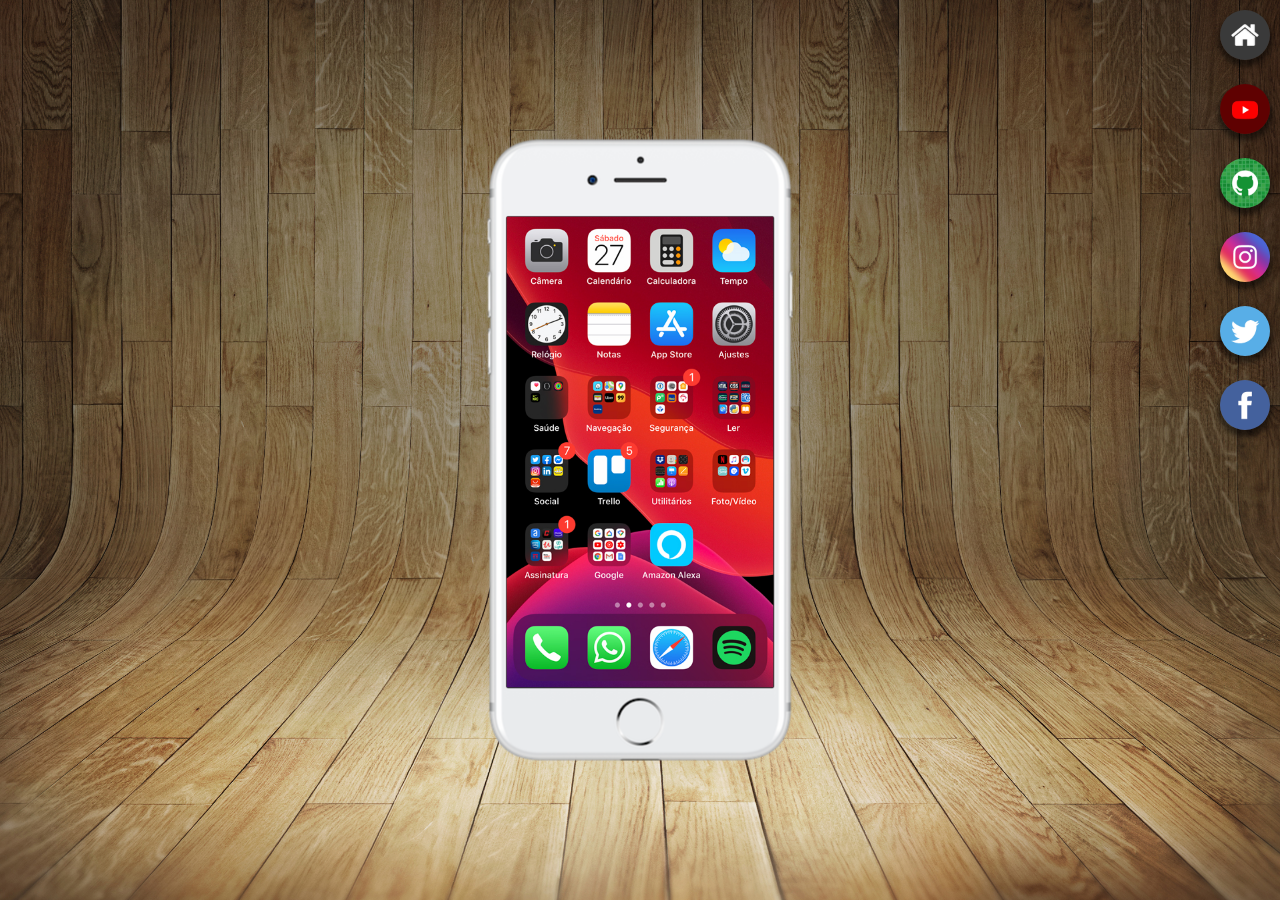
<file: index.html>
<!DOCTYPE html>
<html lang="pt-br">
<head>
   <meta charset="UTF-8">
   <meta http-equiv="X-UA-Compatible" content="IE=edge">
   <meta name="viewport" content="width=device-width, initial-scale=1.0">
   <link rel="shortcut icon" href="favicon.ico" type="image/x-icon">
   <link rel="stylesheet" href="estilos/style.css">
   <title>Projeto redes sociais</title>
</head>
<body>
   <main>
      <section id="telefone">
         <iframe src="home.html" name="tela" id="tela" frameborder="0">Seu navegador não é compatível com isso.</iframe>
      </section>
      <section id="redesSociais">
            <a href="home.html" target="tela"><img src="imagens/logo-home.jpg" alt="home"></a><br>
            <a href="youtube.html" target="tela"><img src="imagens/logo-youtube.jpg" alt="home"></a><br>
            <a href="github.html" target="tela"><img src="imagens/logo-github.jpg" alt="home"></a><br>
            <a href="instagram.html" target="tela"><img src="imagens/logo-instagram.jpg" alt="home"></a><br>
            <a href="twitter.html" target="tela"><img src="imagens/logo-twitter.jpg" alt="home"></a><br>
            <a href="facebook.html" target="tela"><img src="imagens/logo-facebook.jpg" alt="home"></a><br>
      </section>
   </main>
</body>
</html>
</file>
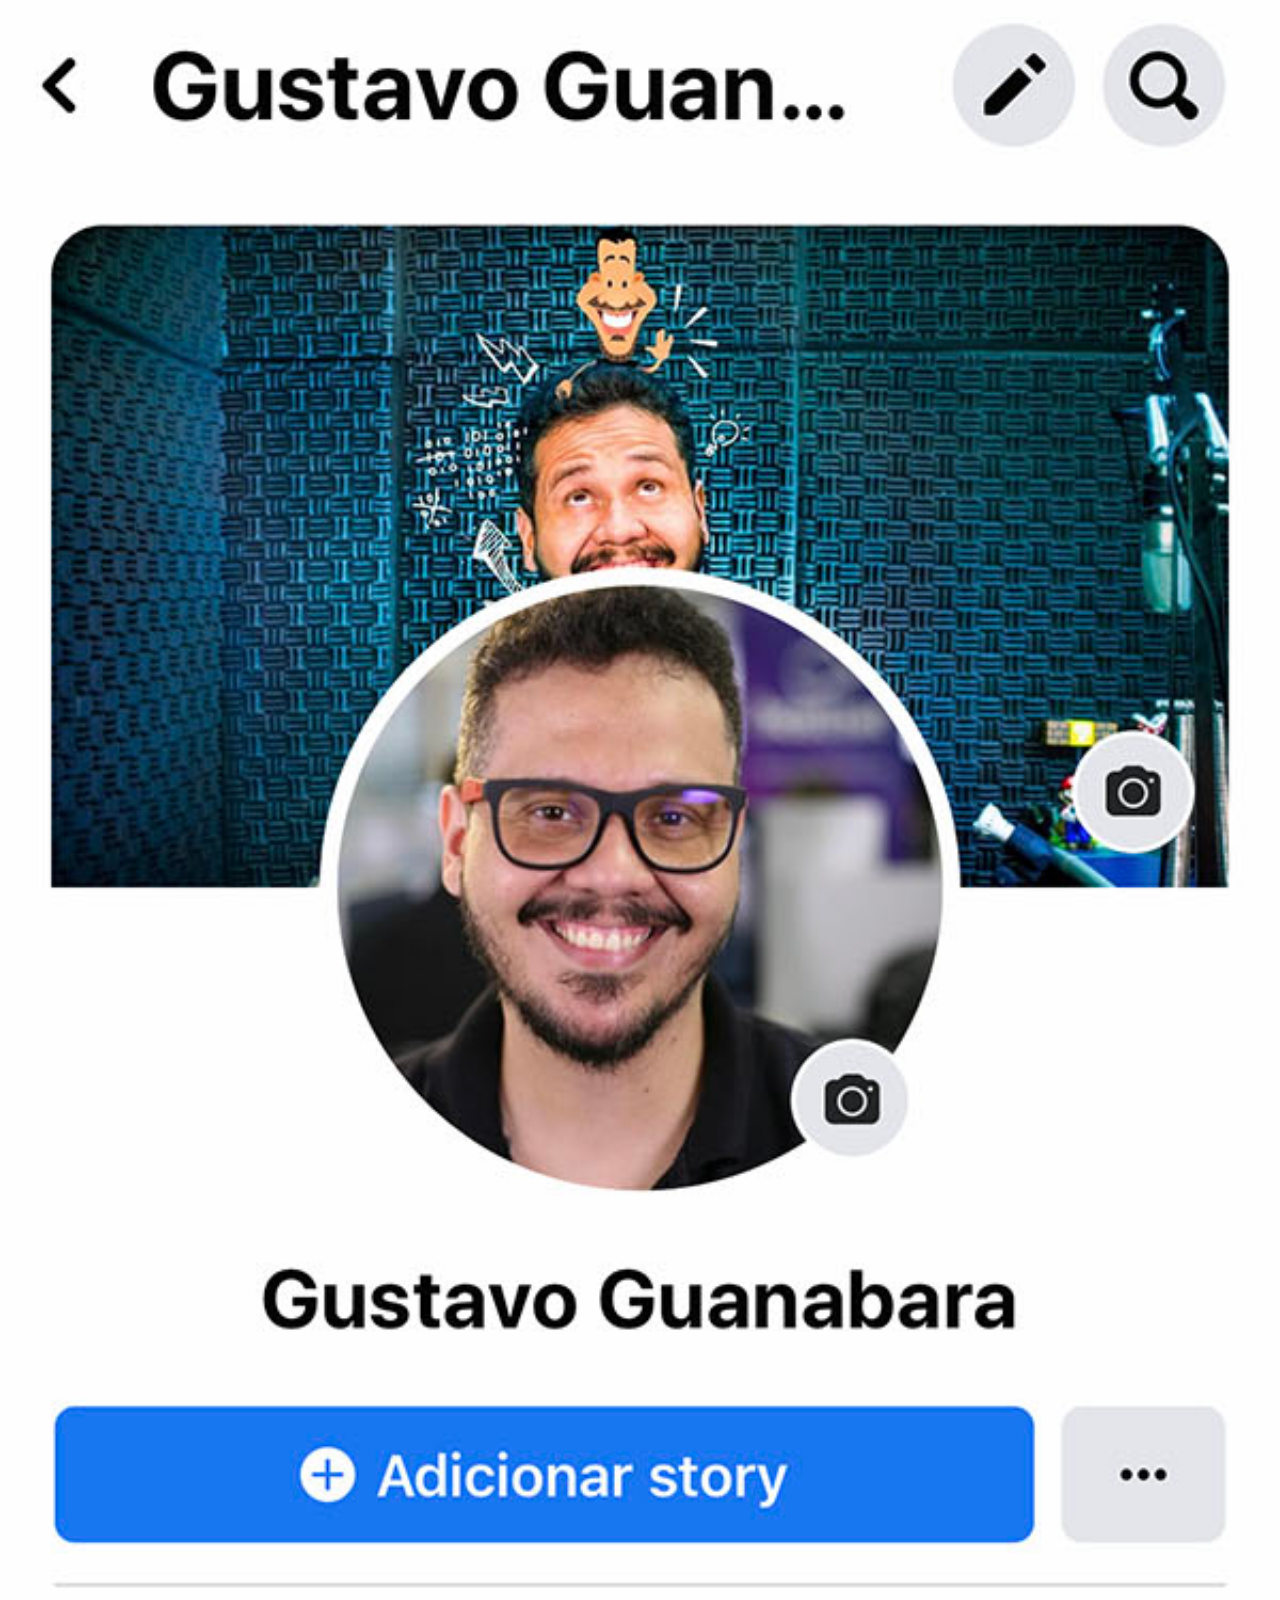
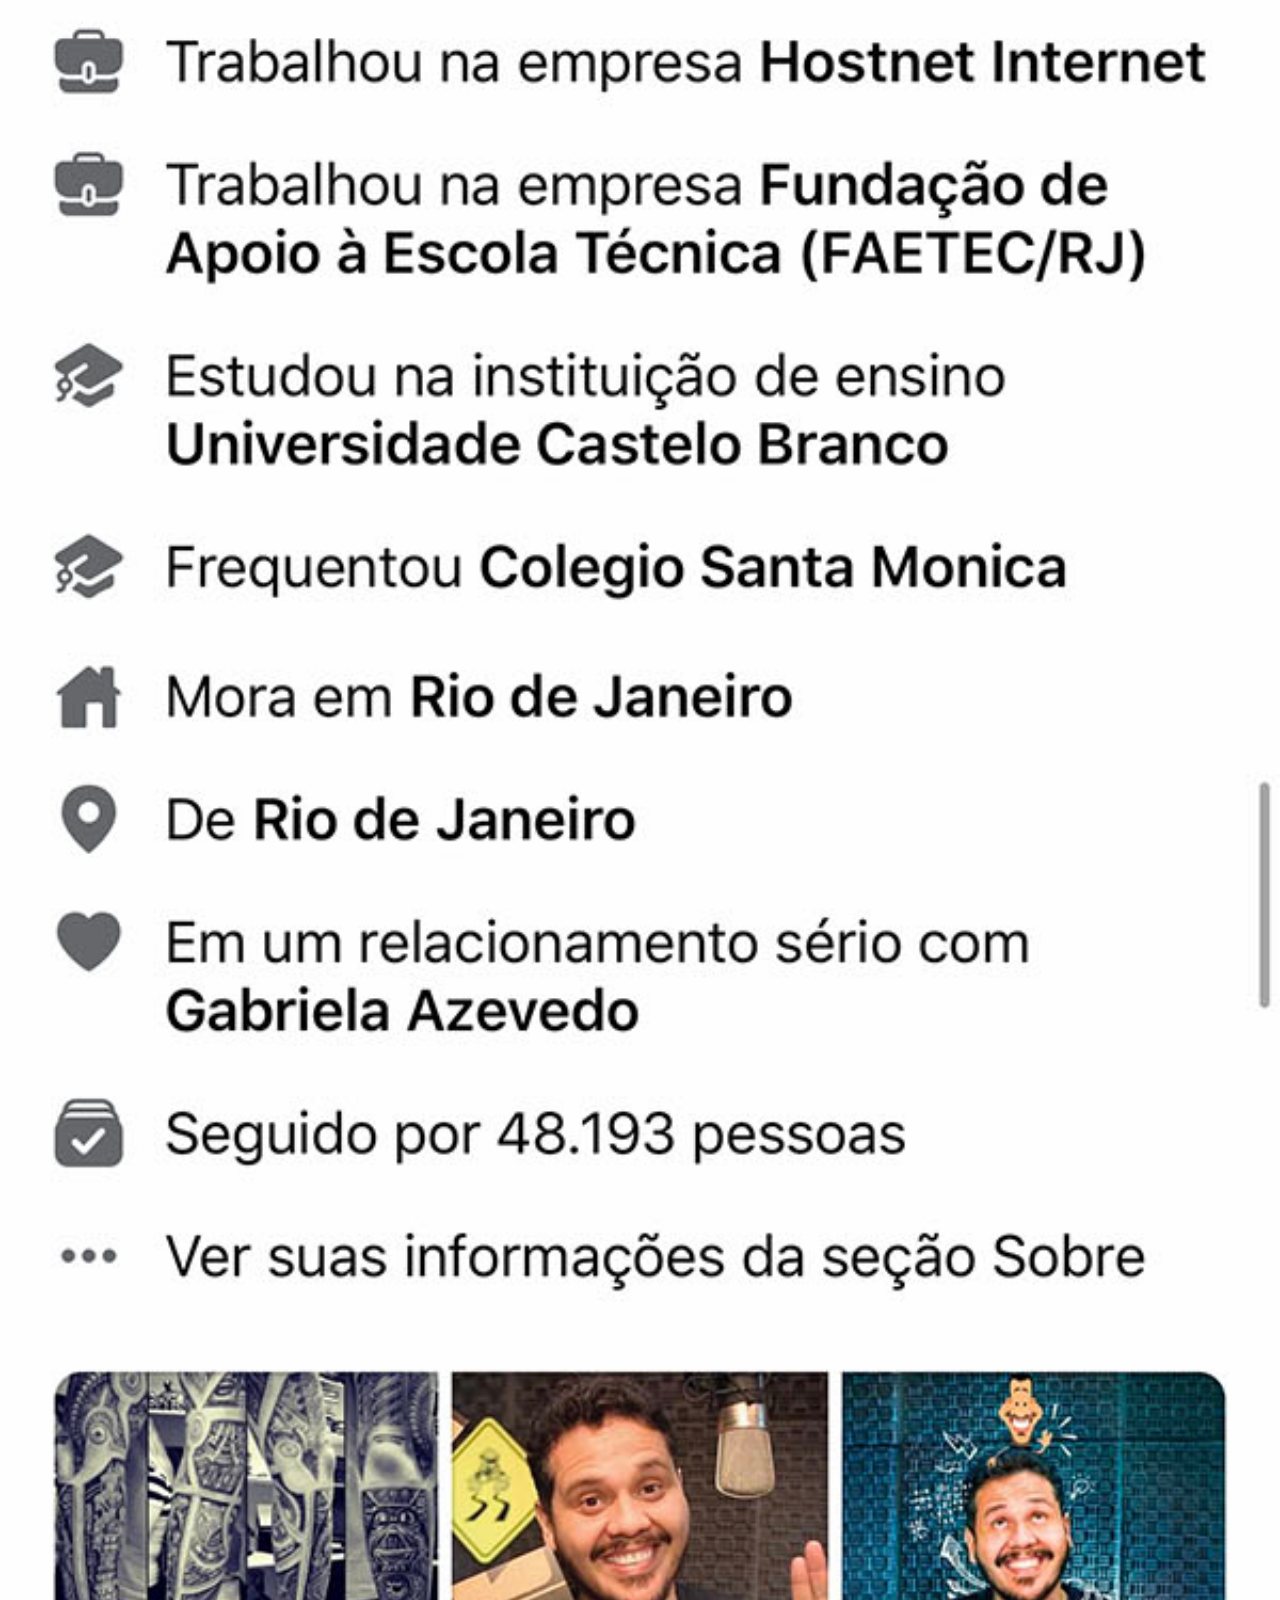
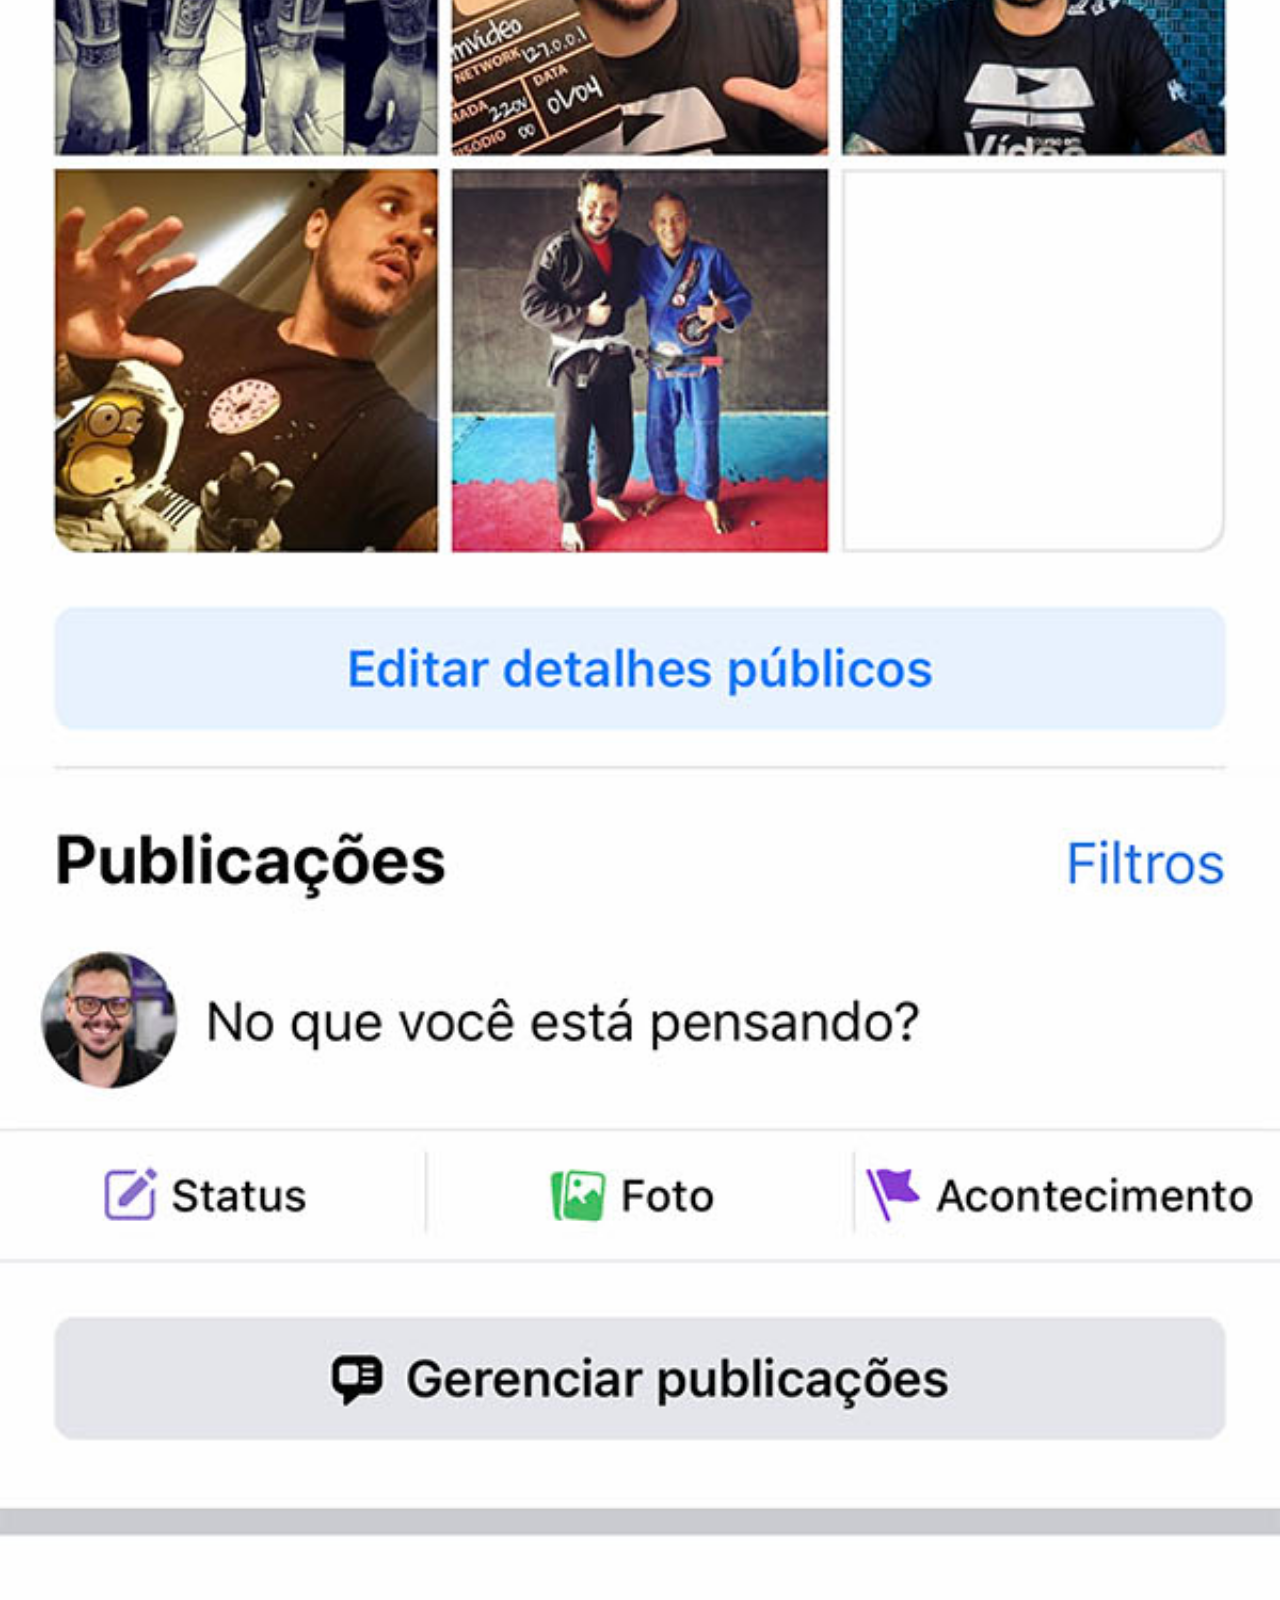
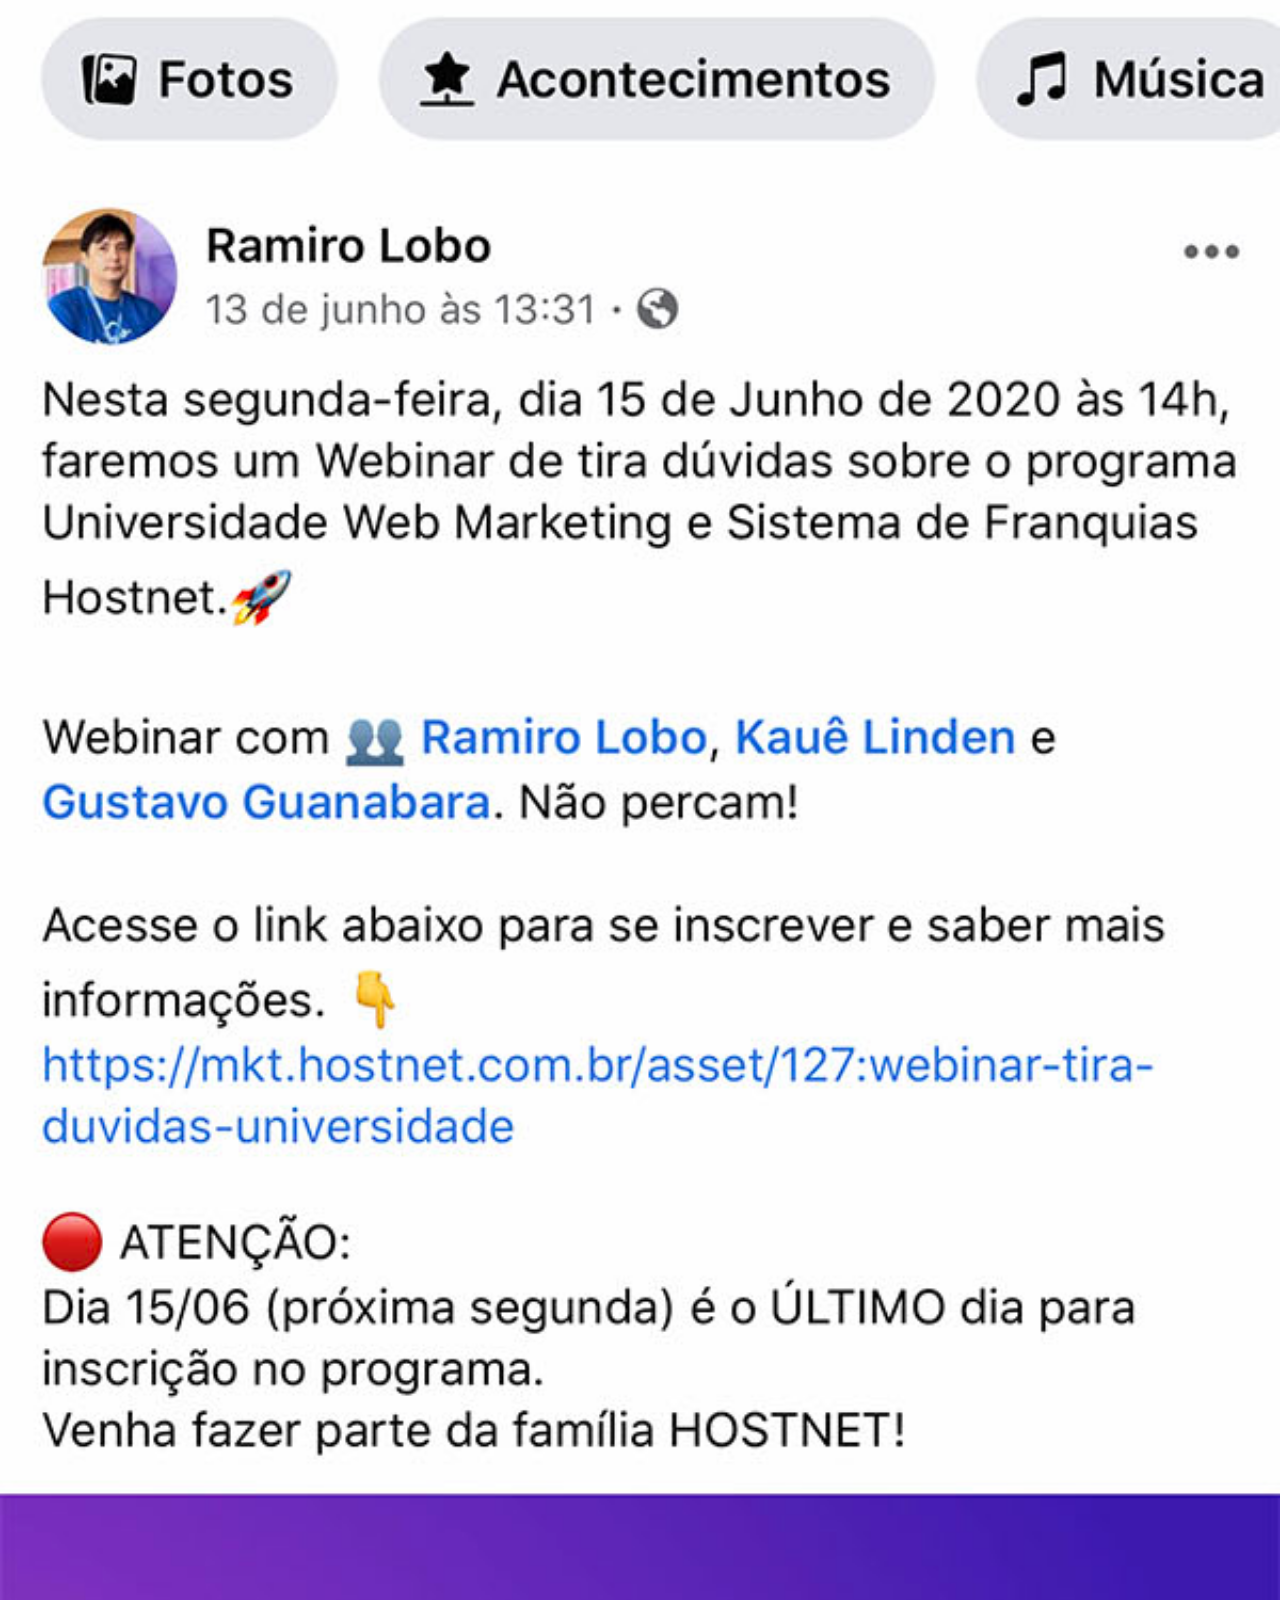
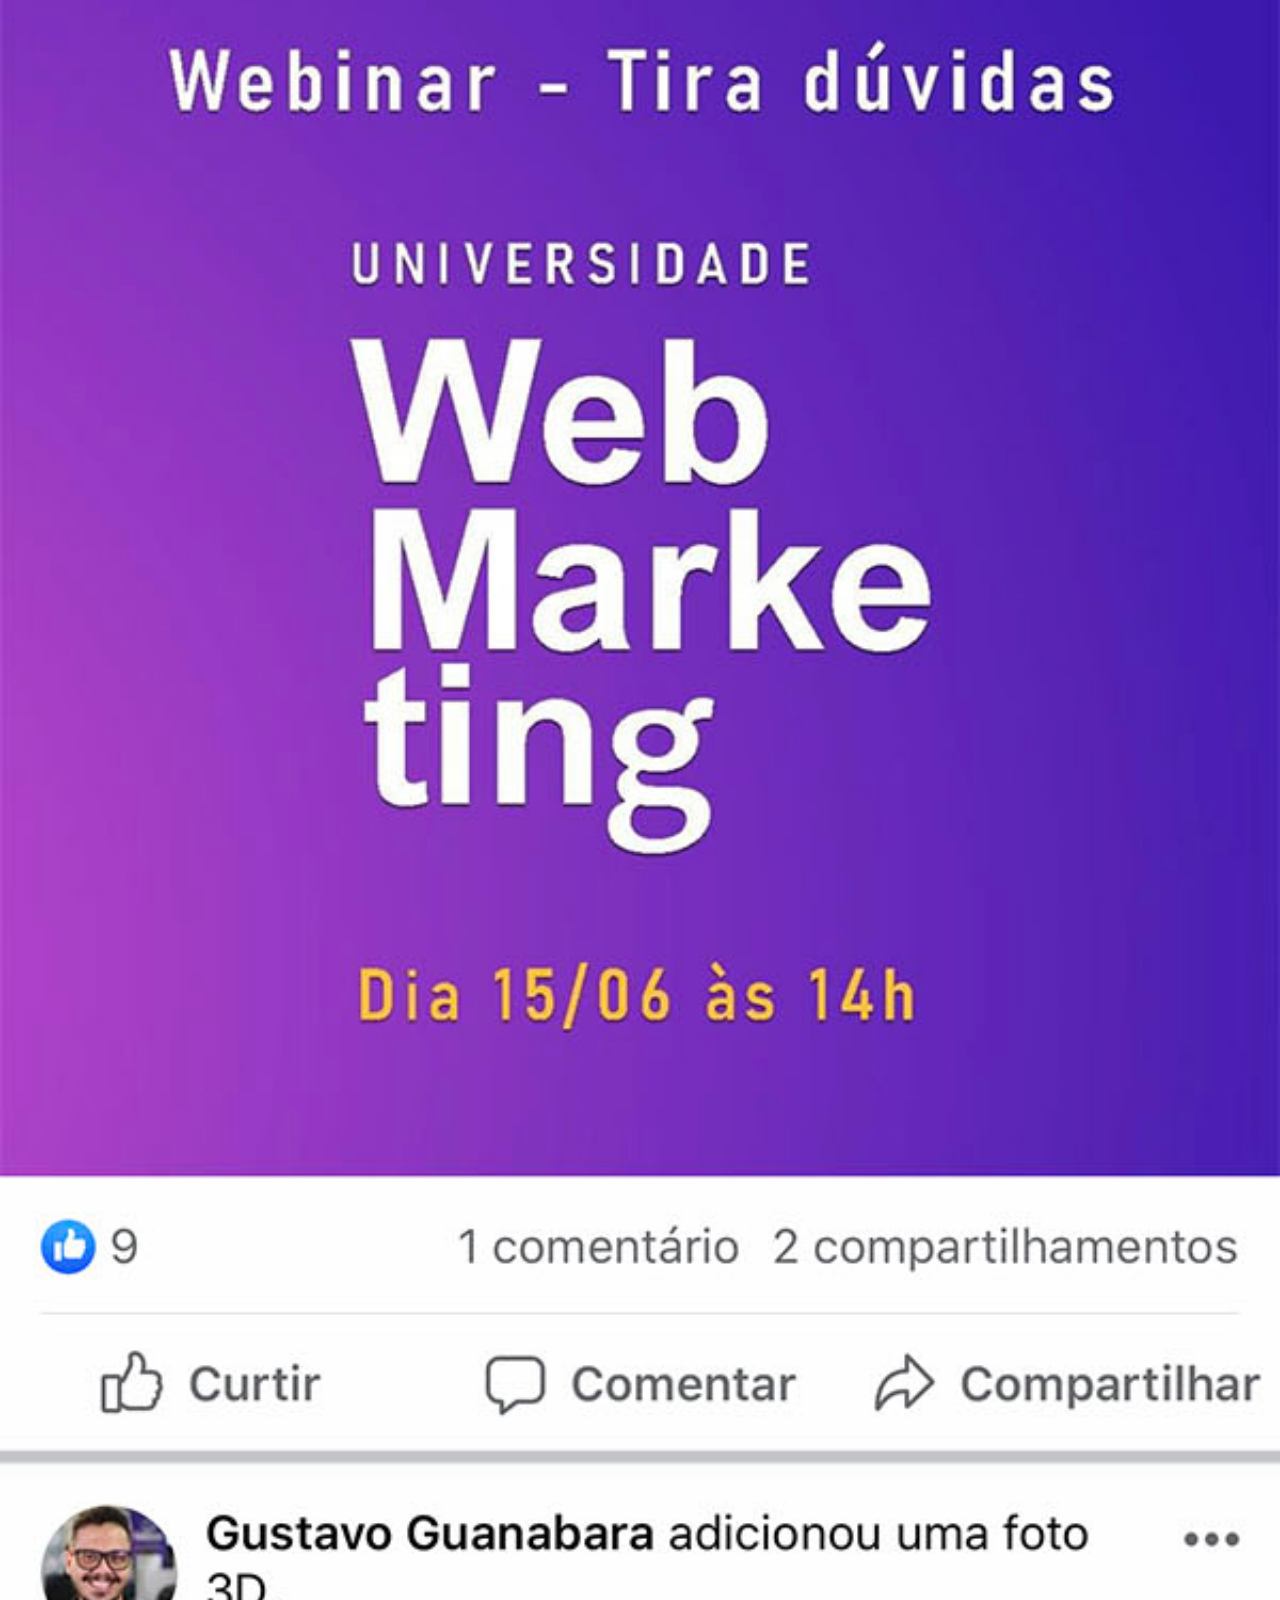
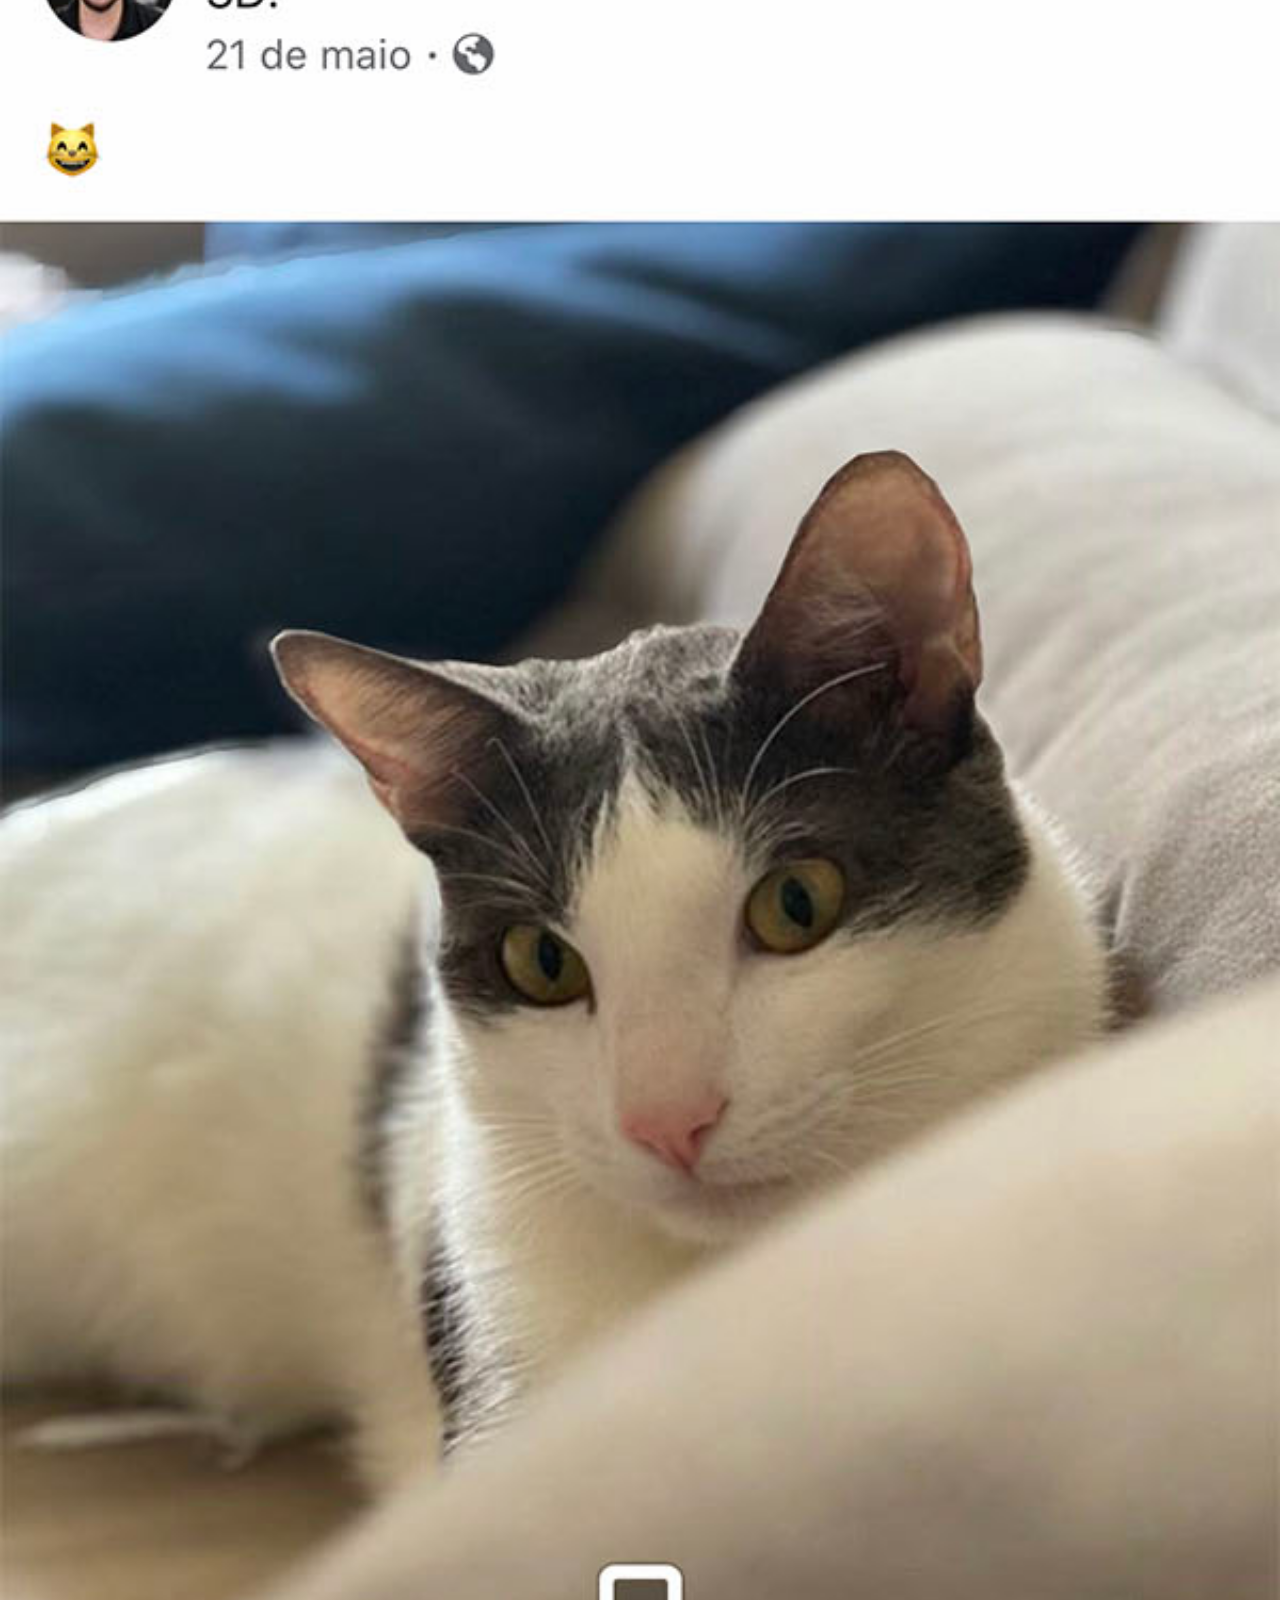
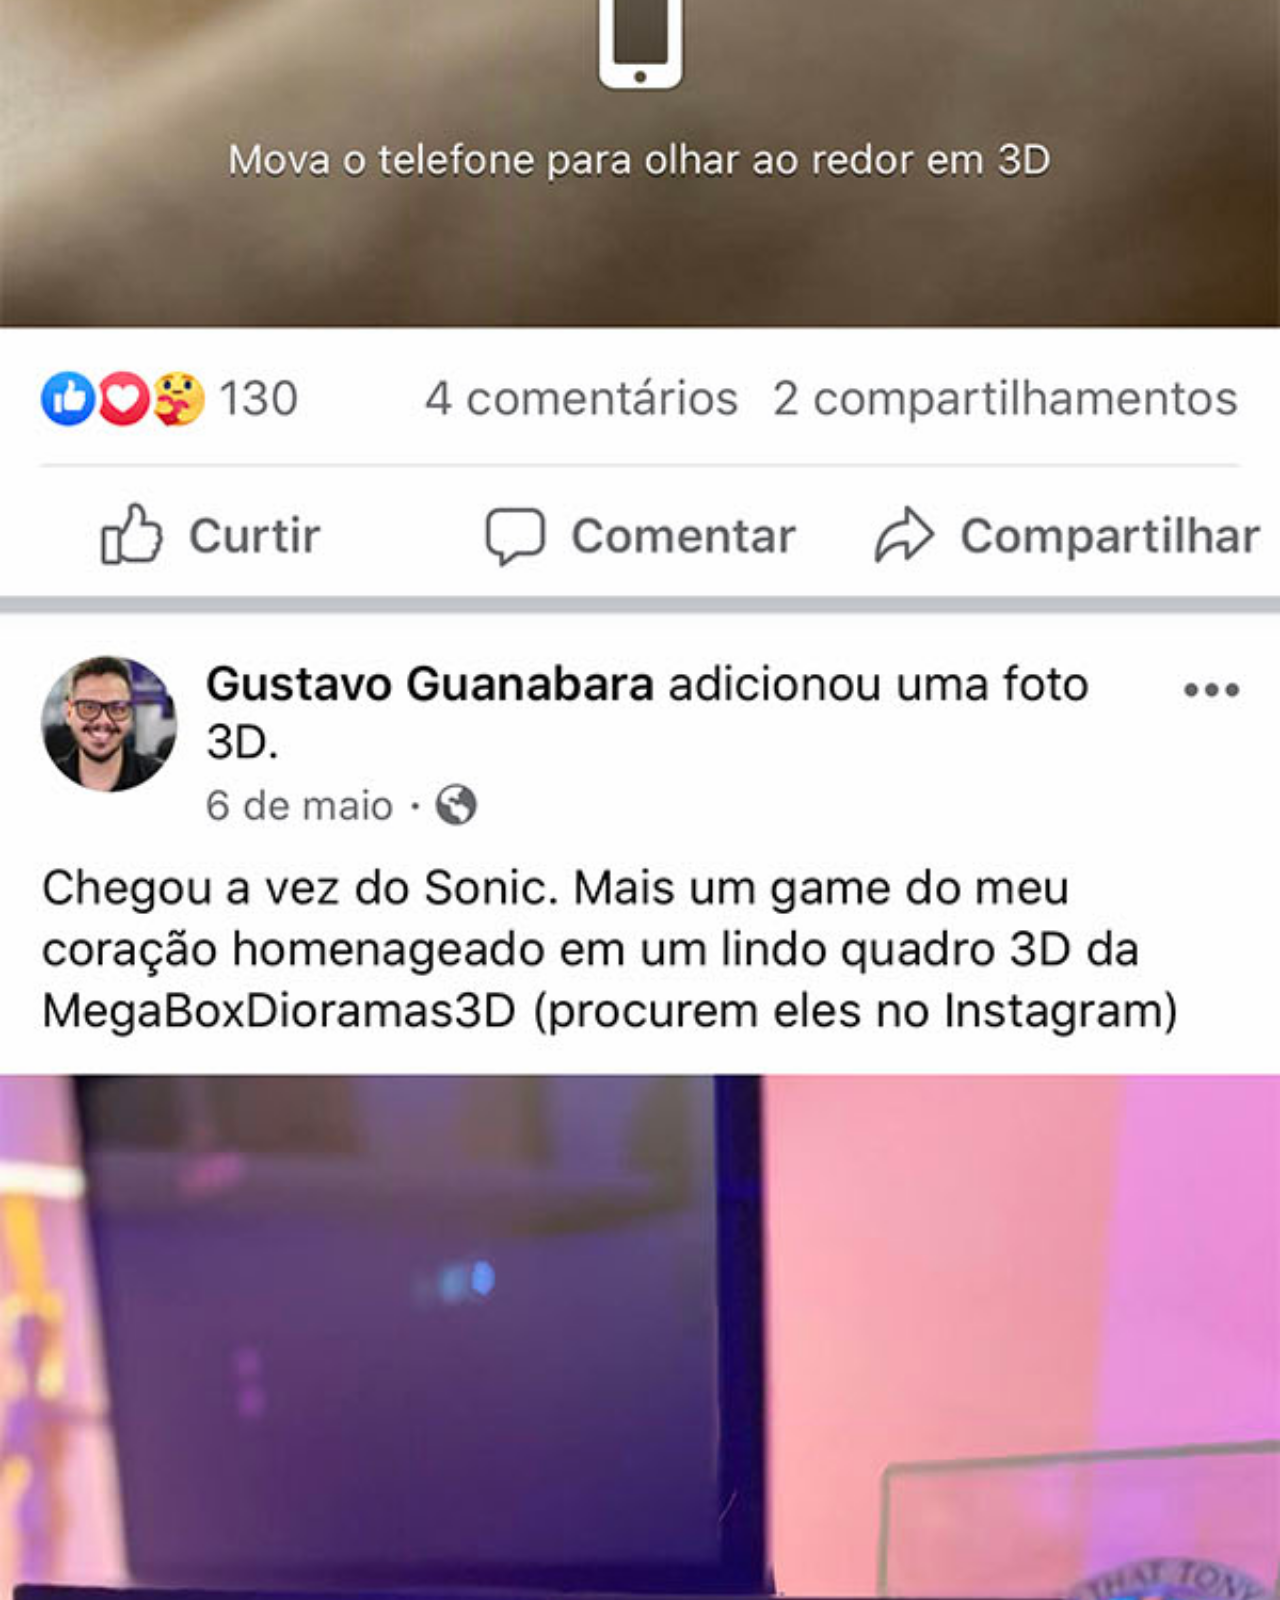
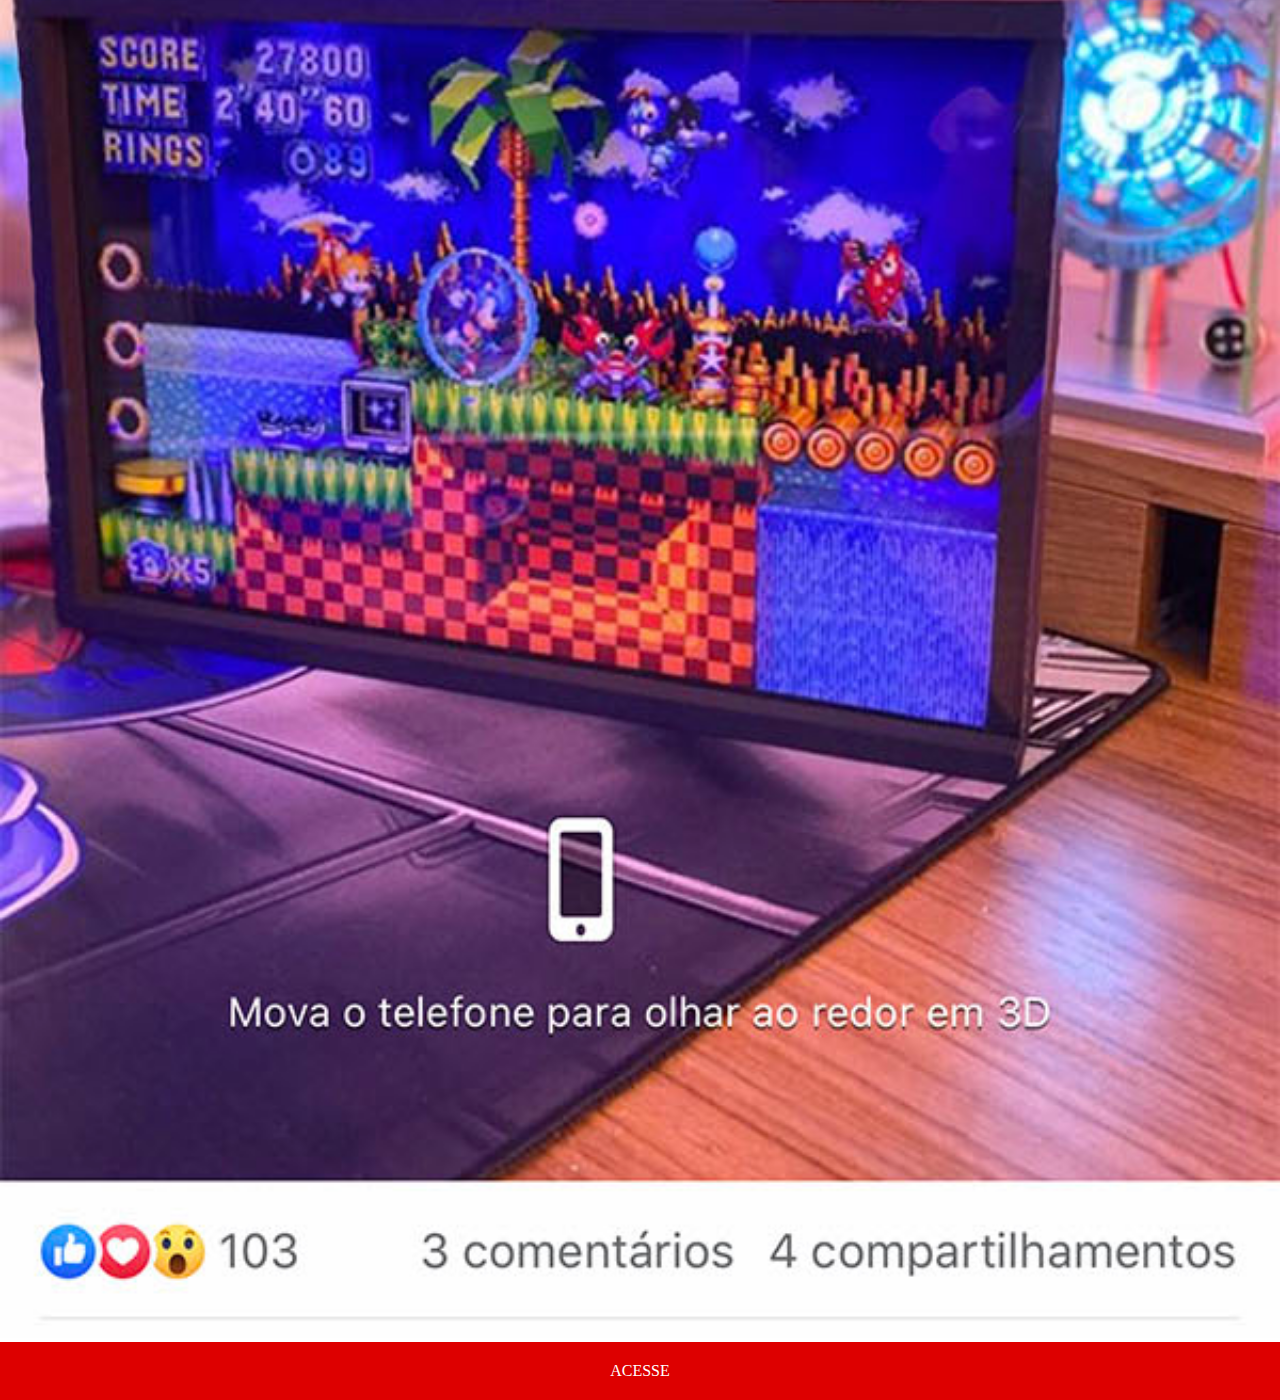
<file: facebook.html>
<!DOCTYPE html>
<html lang="pt-br">
<head>
   <meta charset="UTF-8">
   <meta http-equiv="X-UA-Compatible" content="IE=edge">
   <meta name="viewport" content="width=device-width, initial-scale=1.0">
   <link rel="stylesheet" href="estilos/social.css">
   <title>Github</title>
</head>
<body>
   <body>
      <img src="imagens/tela-facebook.jpg" alt="facebook">
      <a href="https://www.facebook.com/CursosEmVideo" target="_blank">ACESSE</a>
   </body>
</body>
</html>
</file>
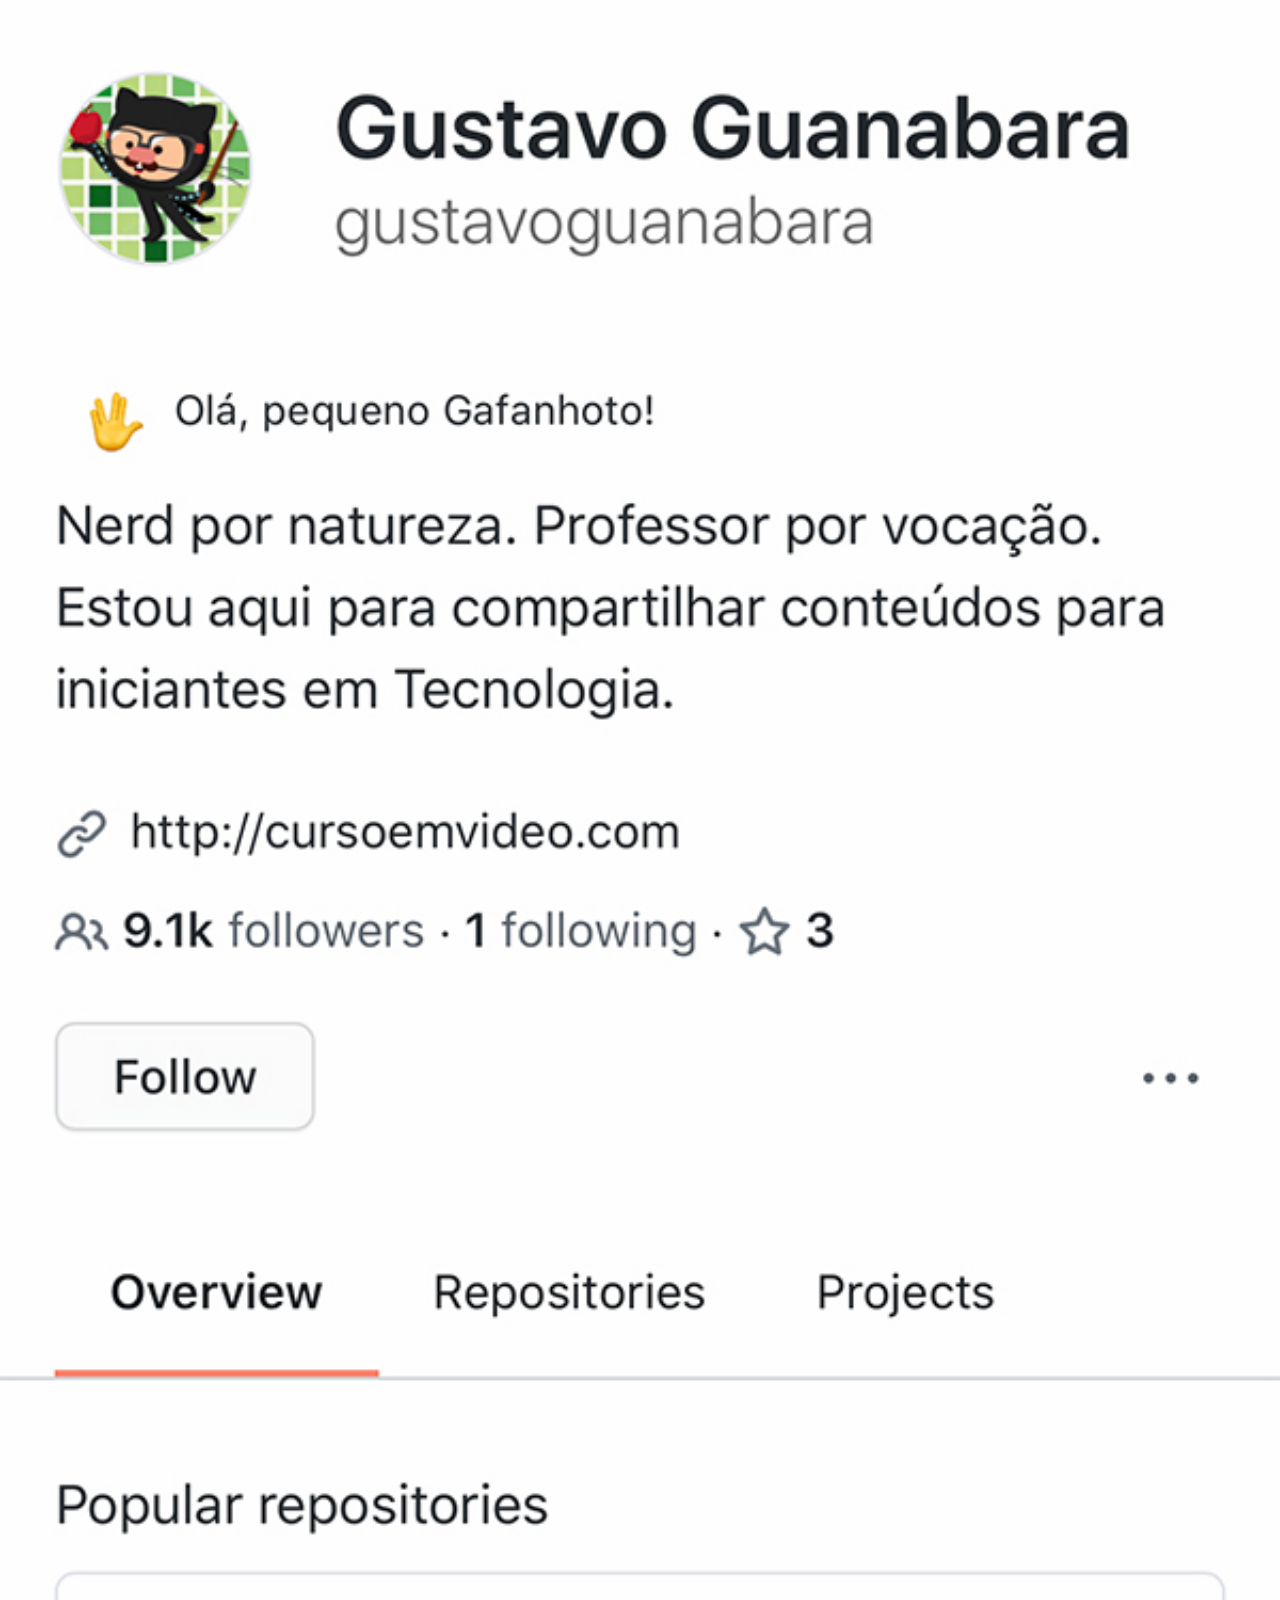
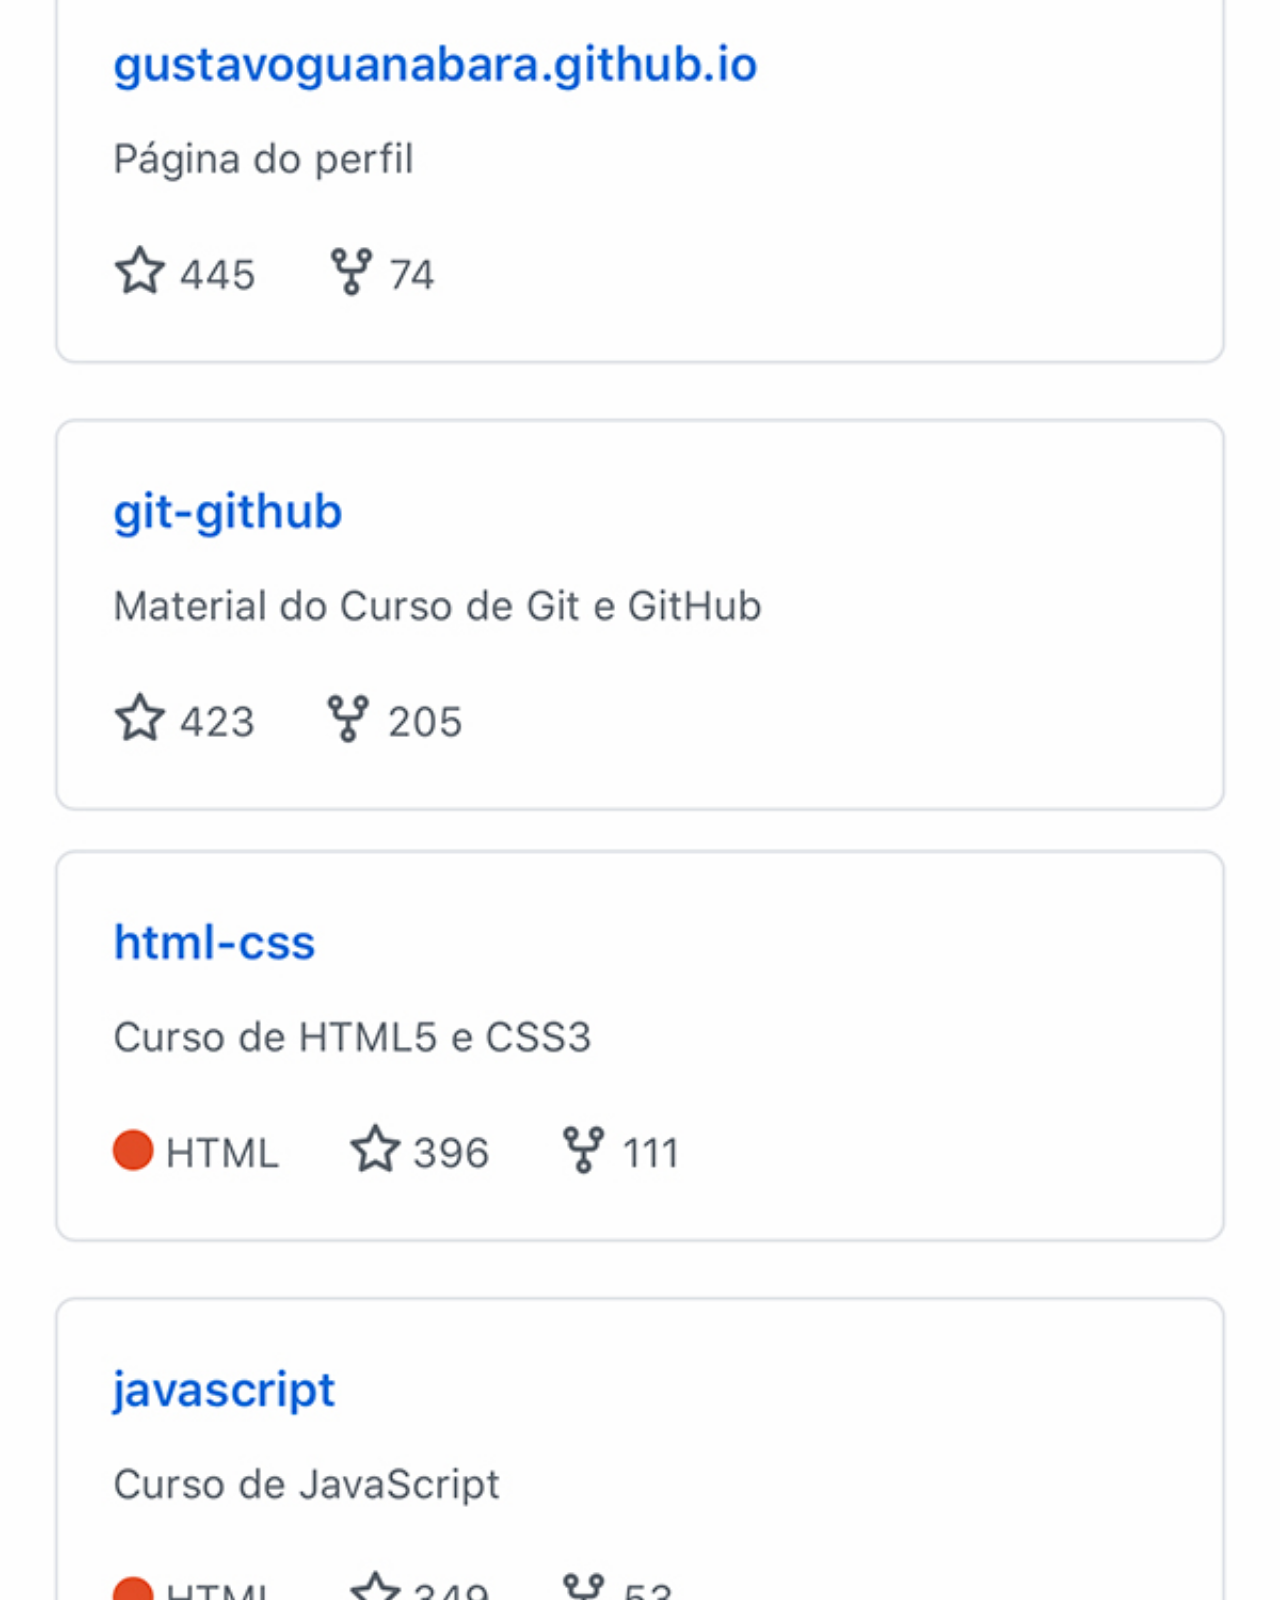
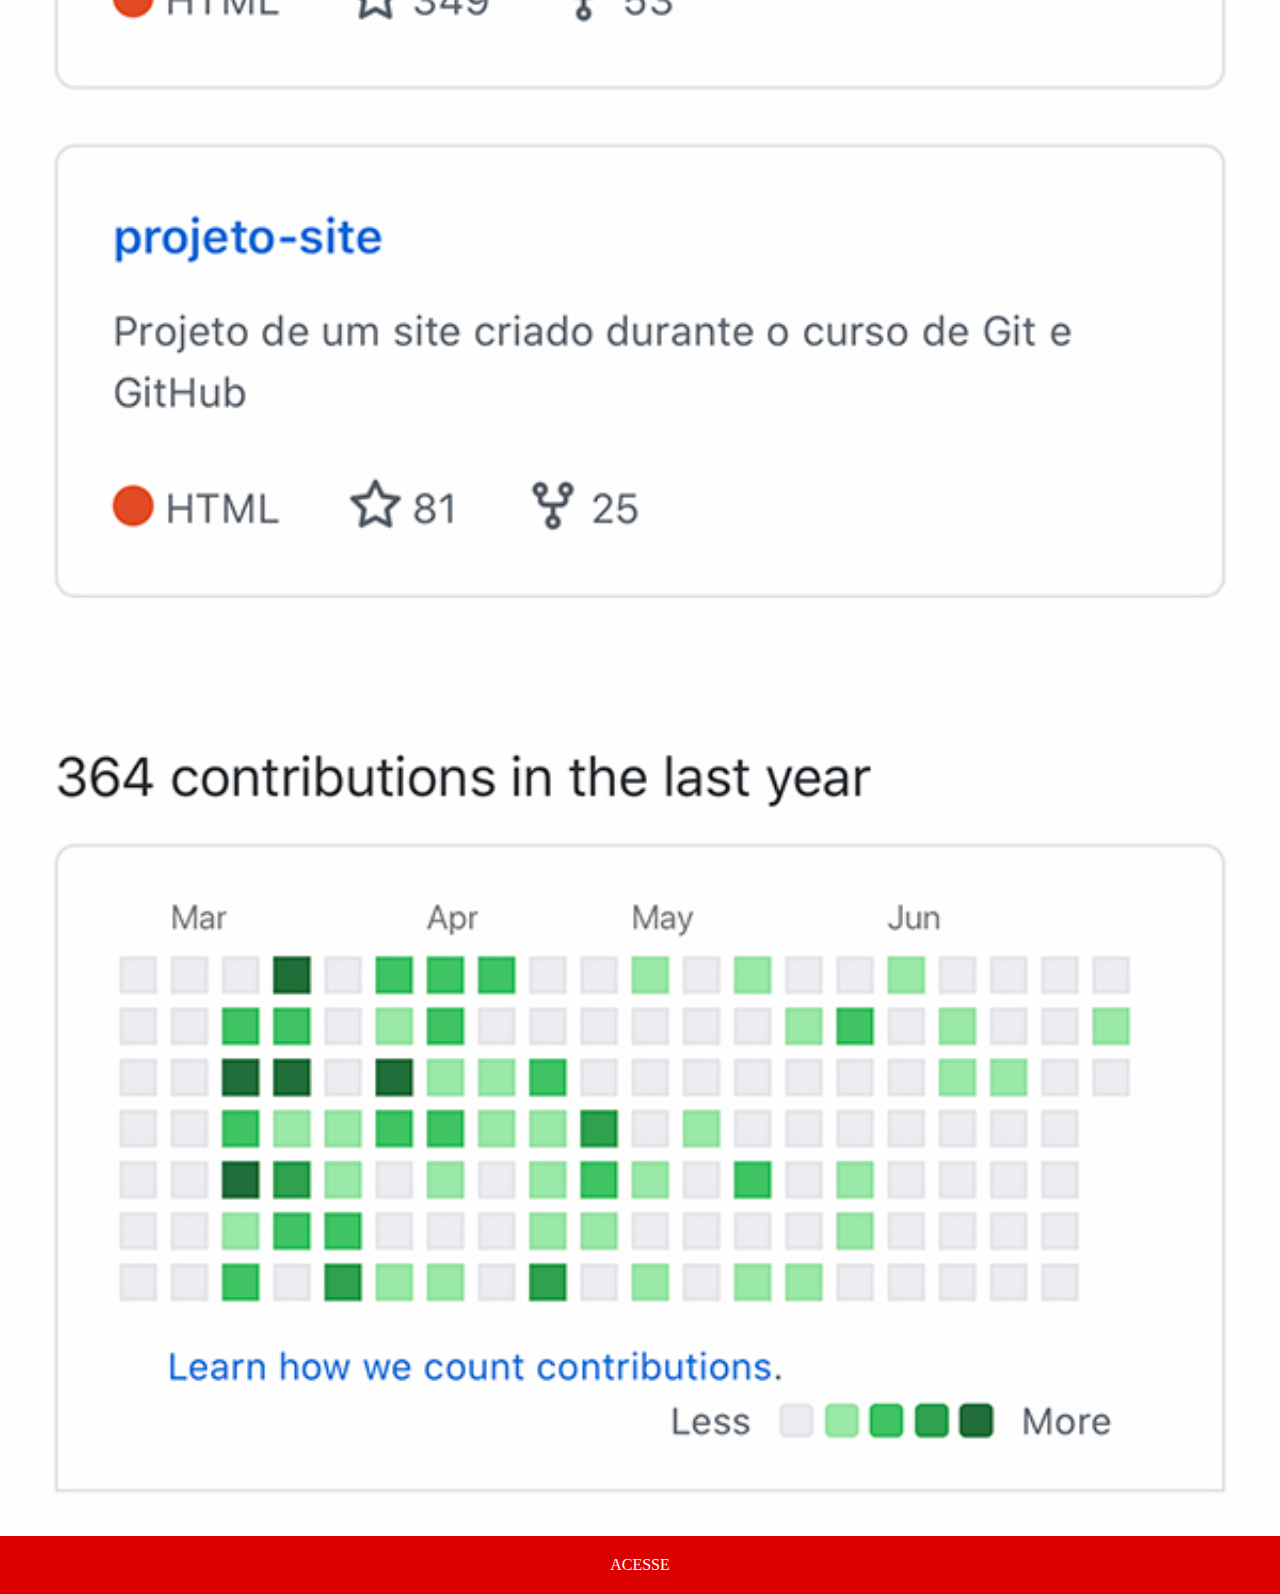
<file: github.html>
<!DOCTYPE html>
<html lang="pt-br">
<head>
   <meta charset="UTF-8">
   <meta http-equiv="X-UA-Compatible" content="IE=edge">
   <meta name="viewport" content="width=device-width, initial-scale=1.0">
   <link rel="stylesheet" href="estilos/social.css">
   <title>Github</title>
</head>
<body>
   <body>
      <img src="imagens/tela-github.jpg" alt="youtube">
      <a href="https://github.com/cursoemvideo" target="_blank">ACESSE</a>
   </body>
</body>
</html>
</file>
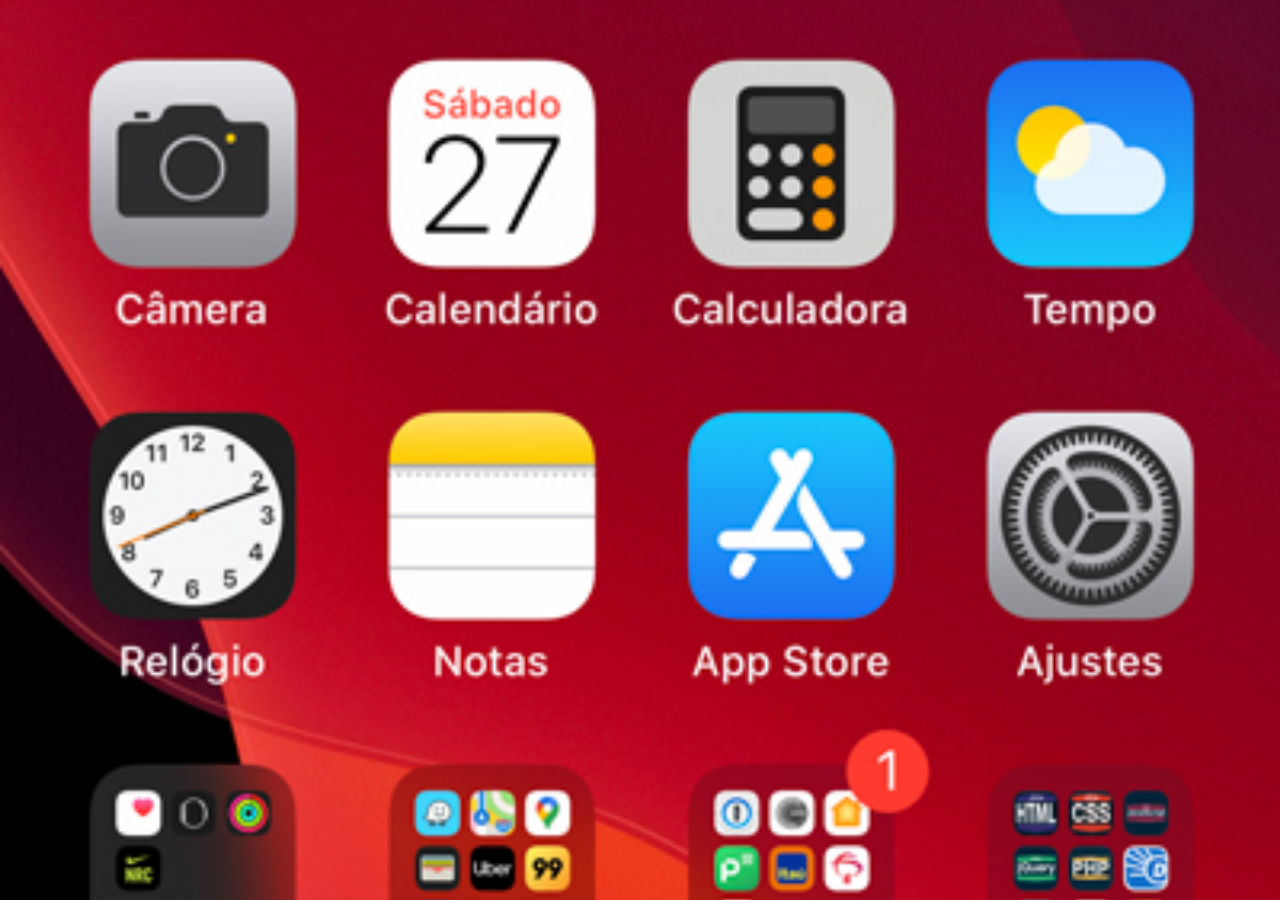
<file: home.html>
<!DOCTYPE html>
<html lang="pt-br">
<head>
   <meta charset="UTF-8">
   <meta http-equiv="X-UA-Compatible" content="IE=edge">
   <meta name="viewport" content="width=device-width, initial-scale=1.0">
   <title>Home</title>
</head>
<style>
   * {
      margin: 0px;
      padding: 0px;
   }
   body {
      width: 100vw;
      height: 100vh;
      background: black url(imagens/tela-home.jpg) no-repeat top	center;
      background-size: cover;
   }
</style>
<body>
   
</body>
</html>
</file>
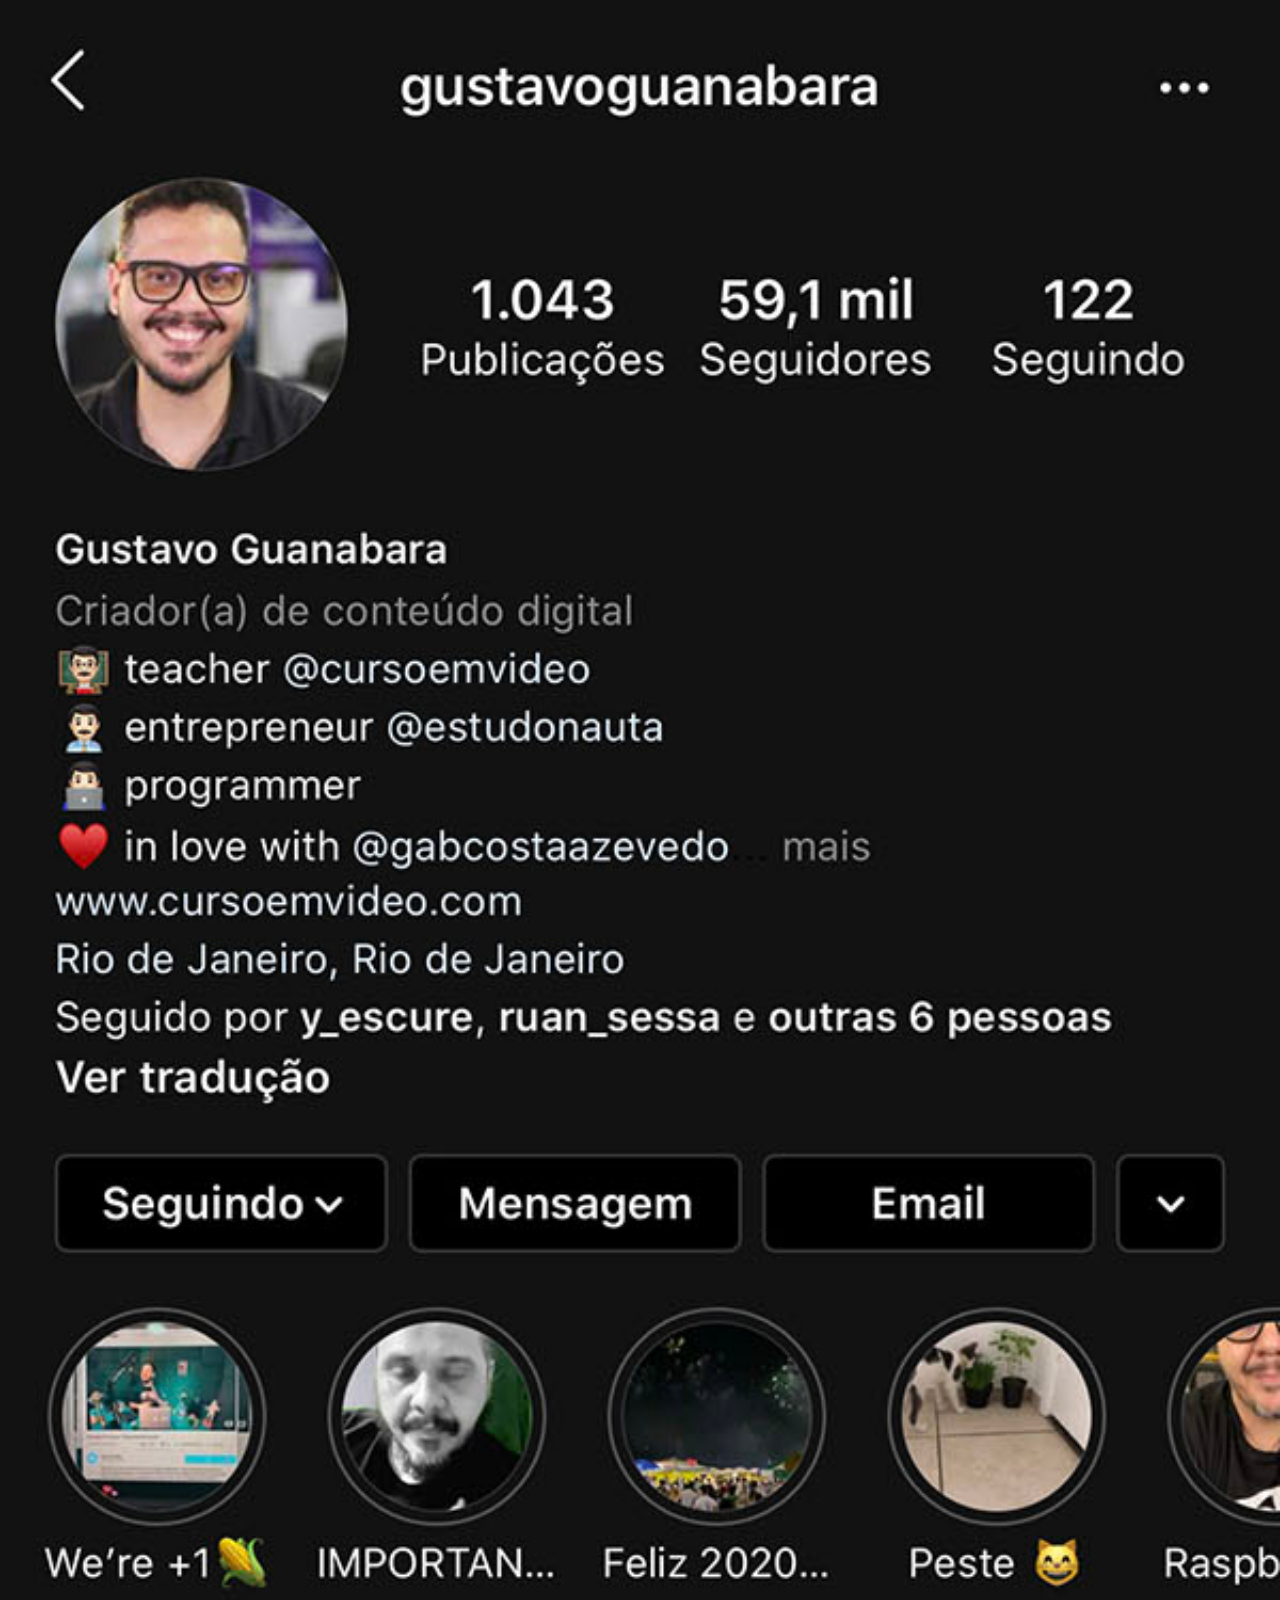
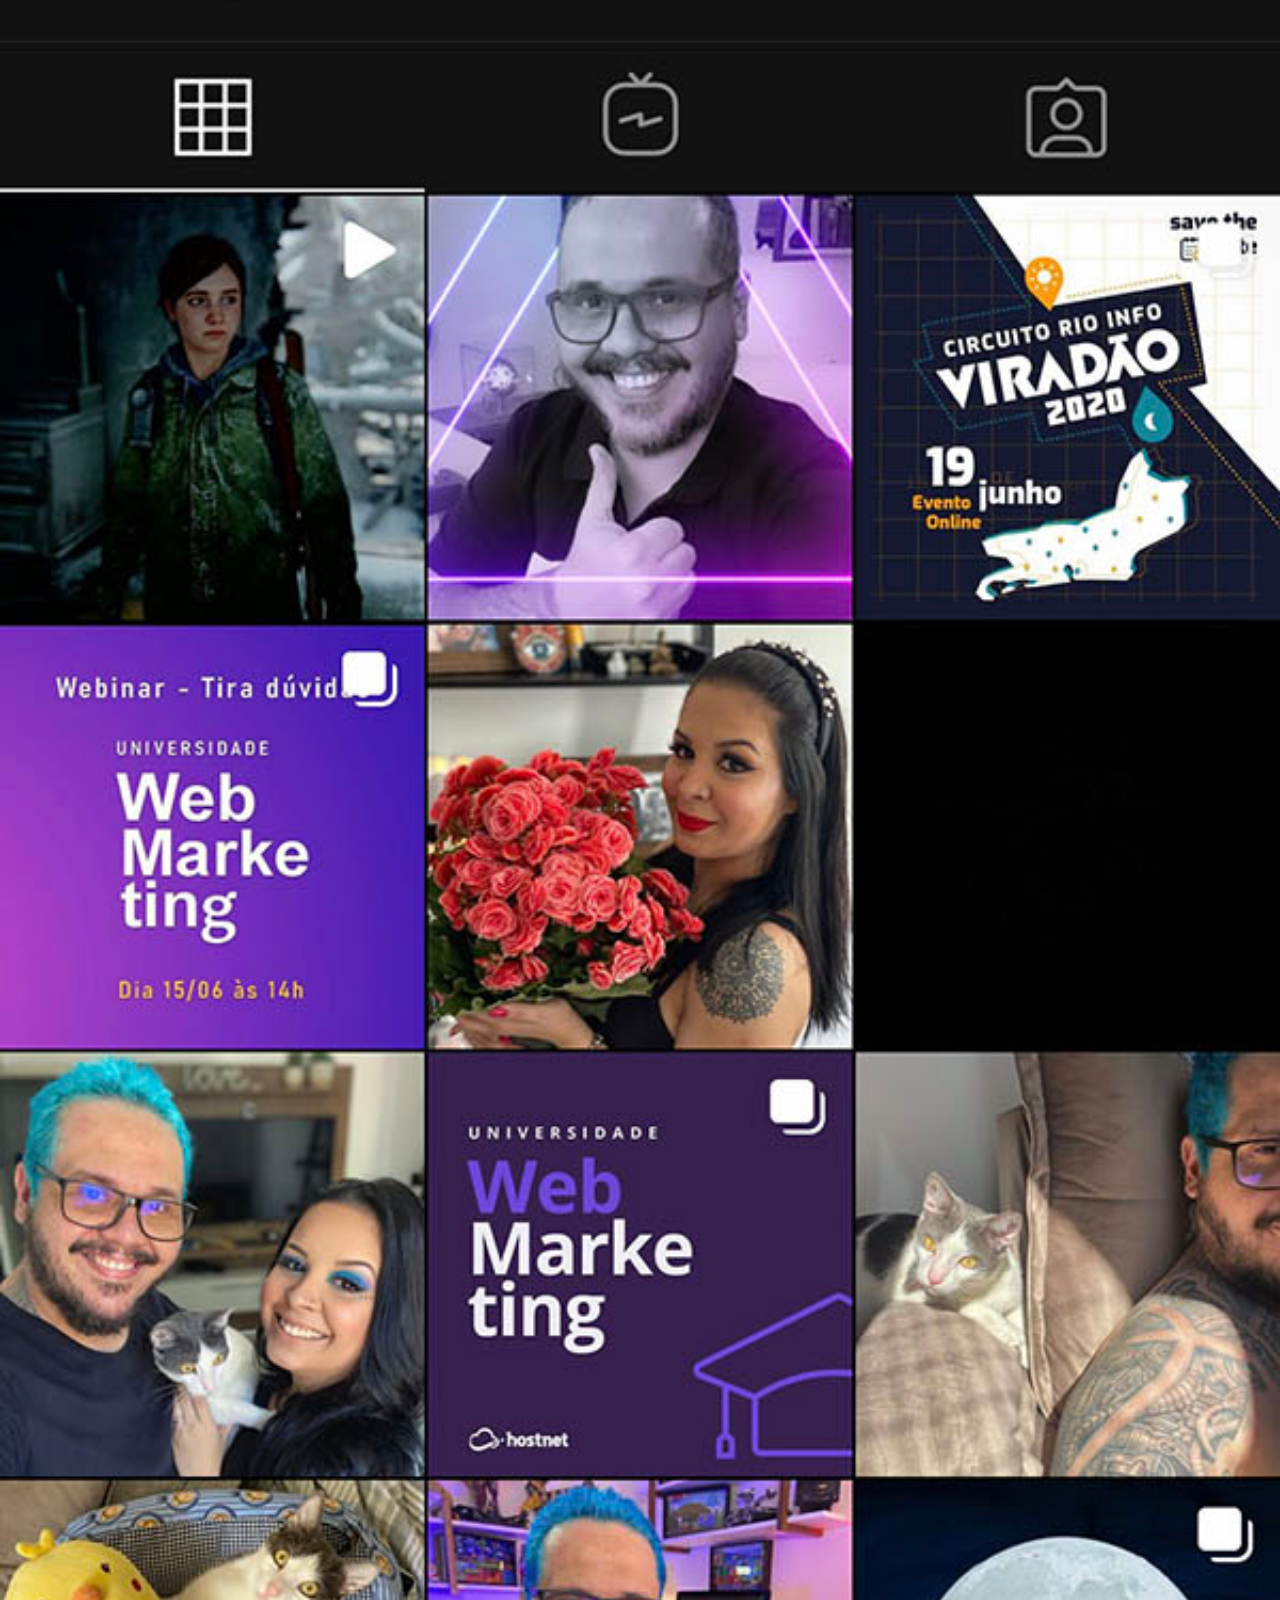
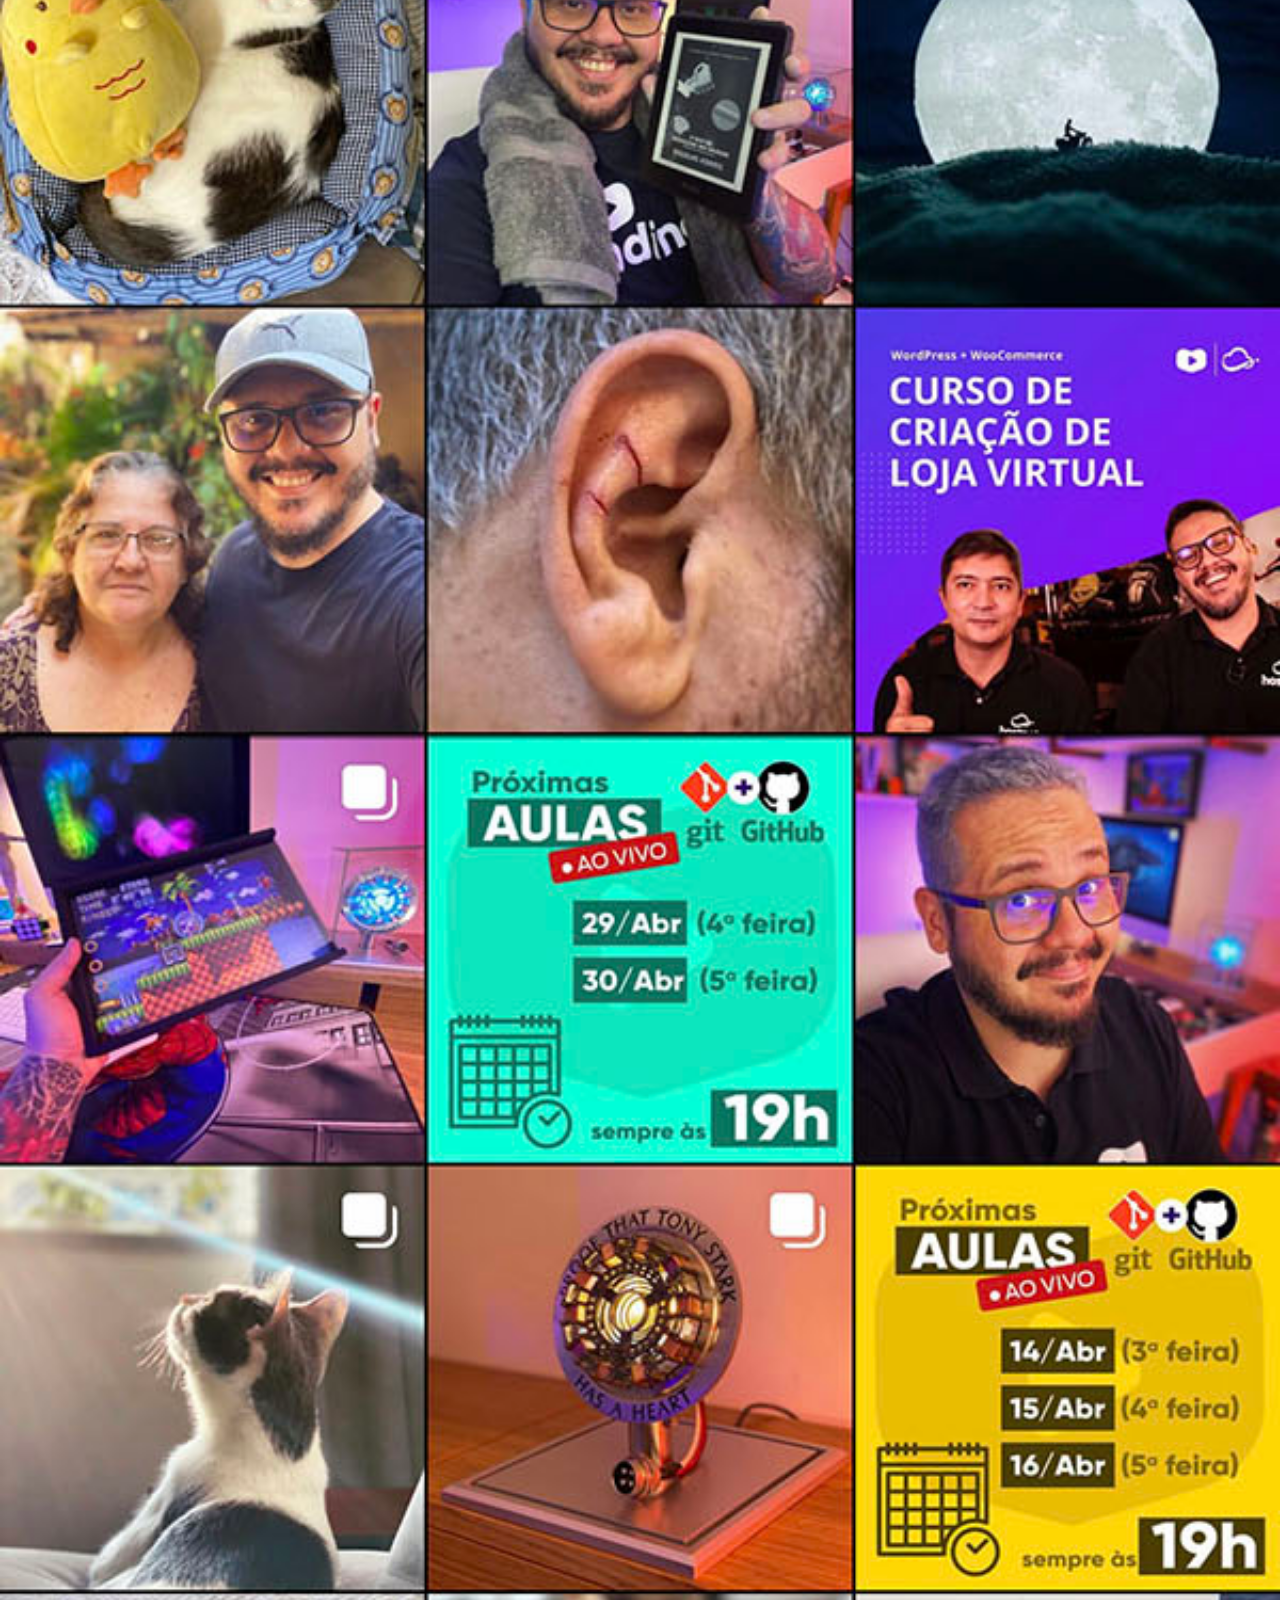
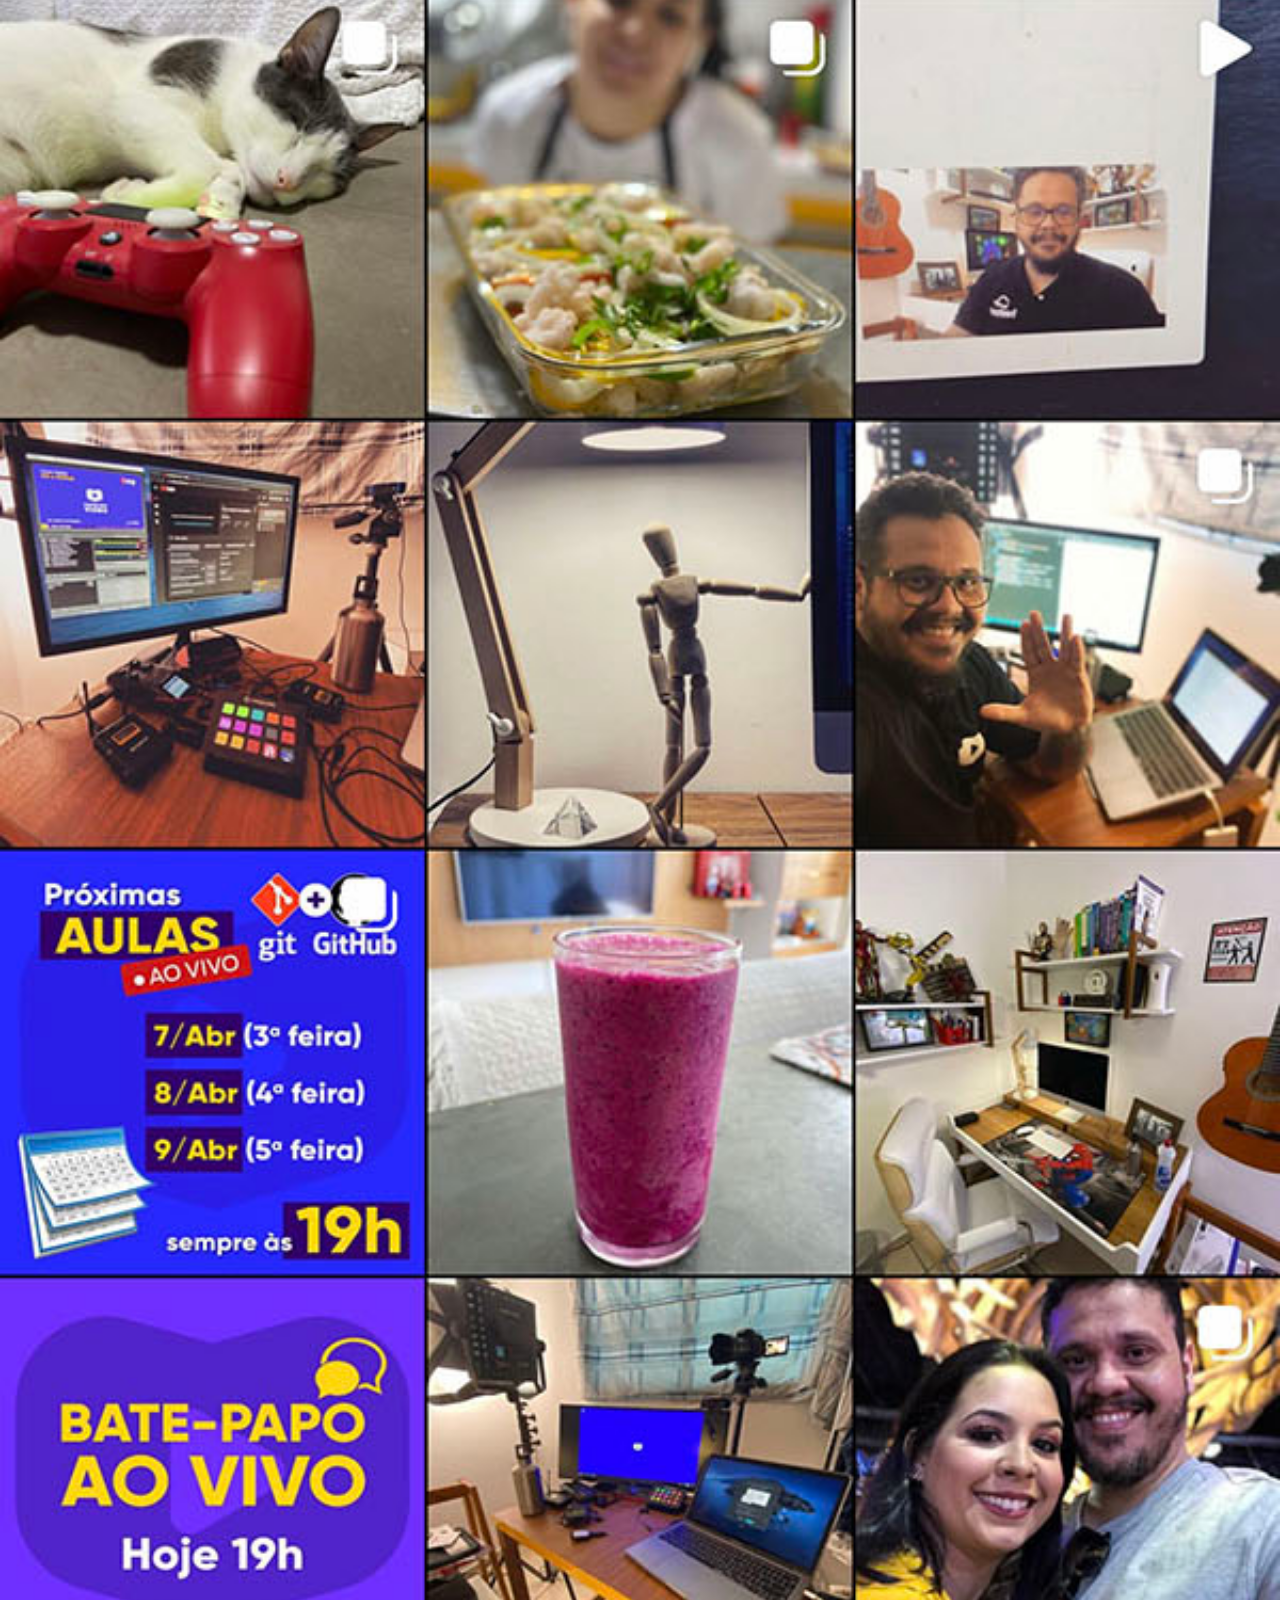
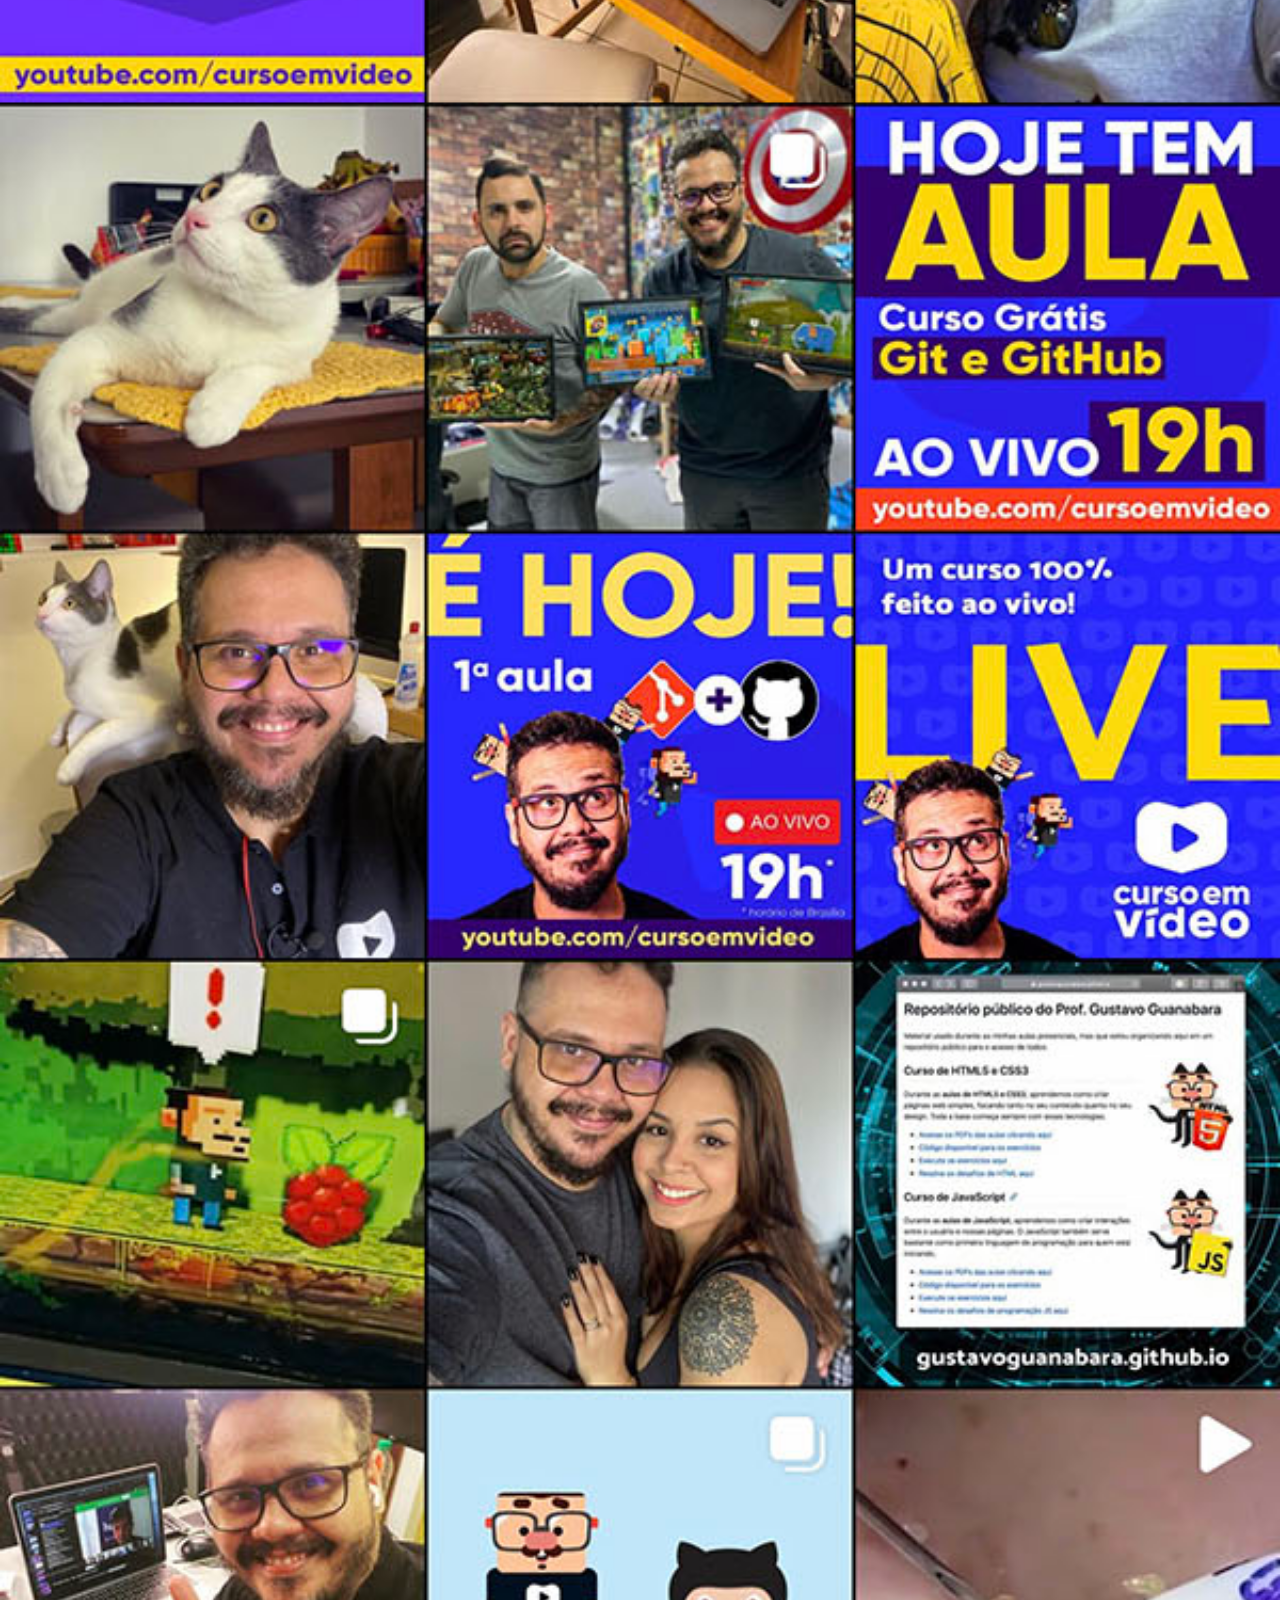
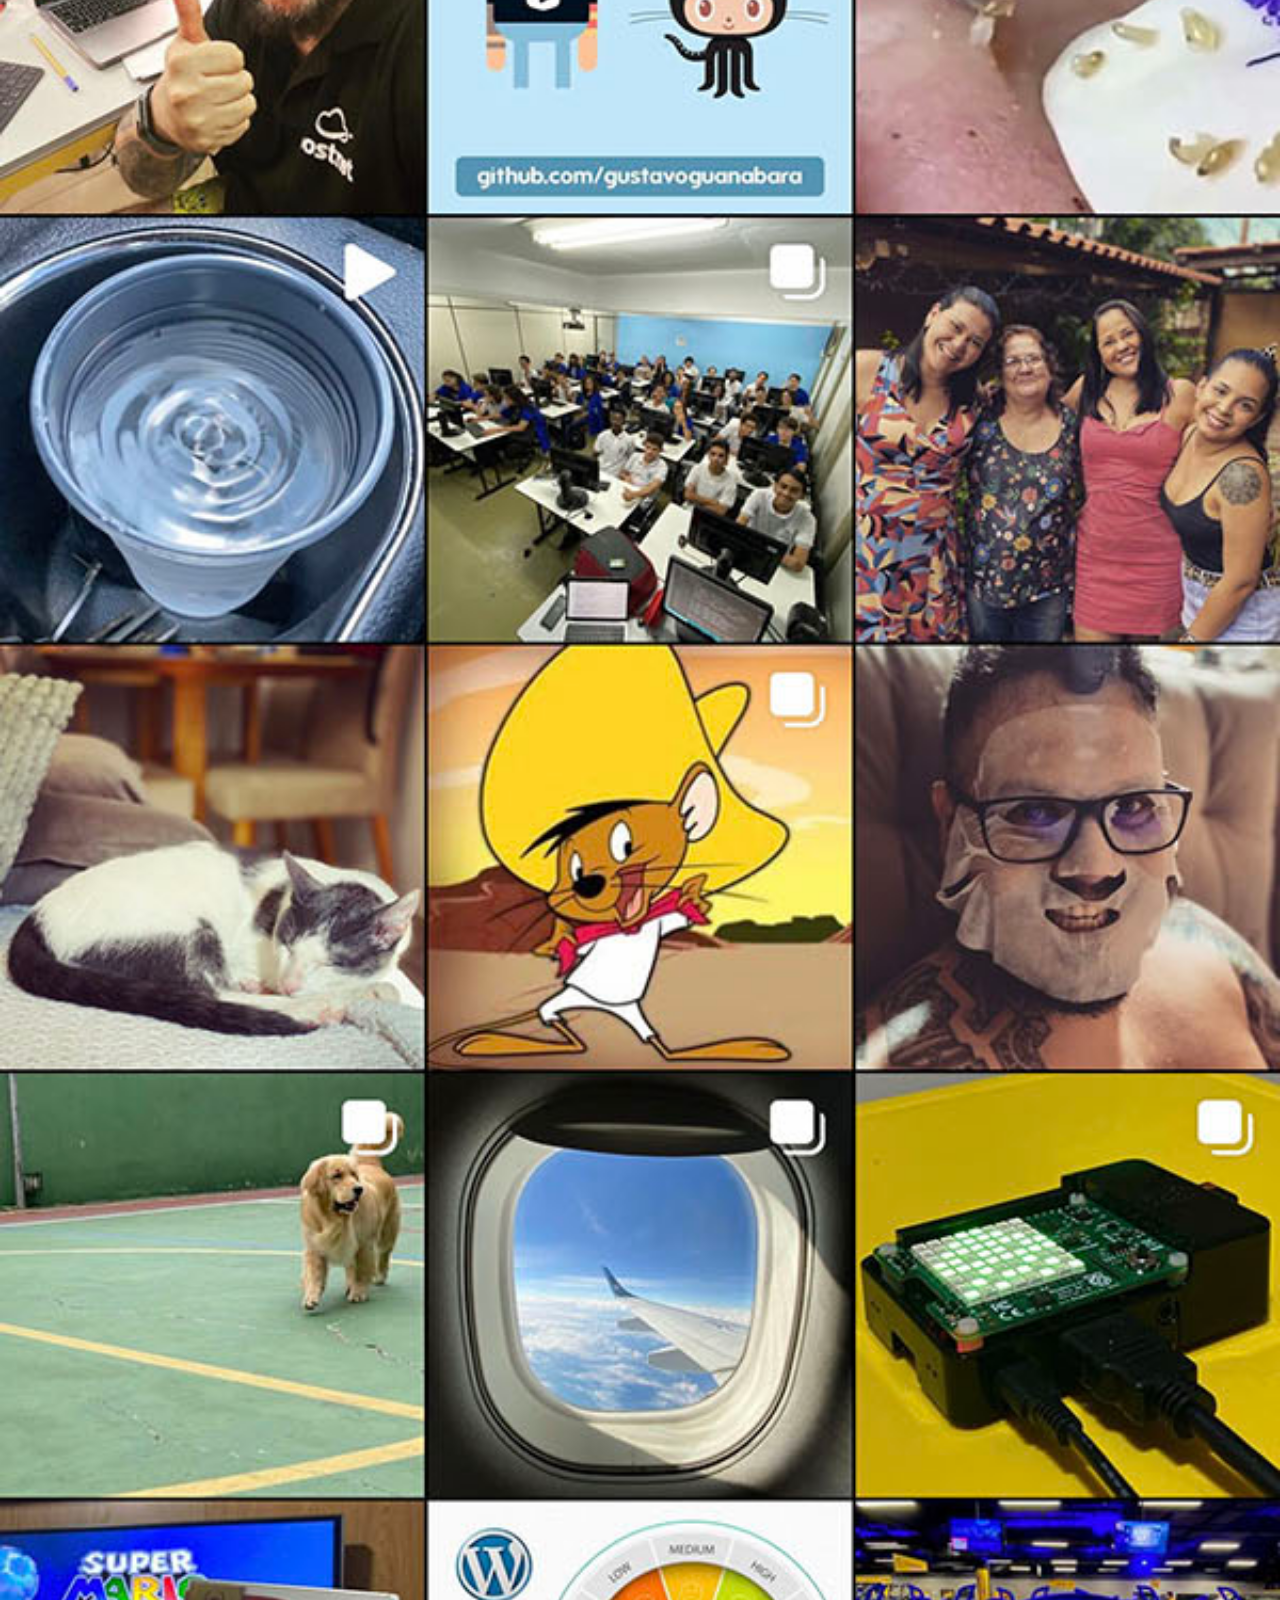
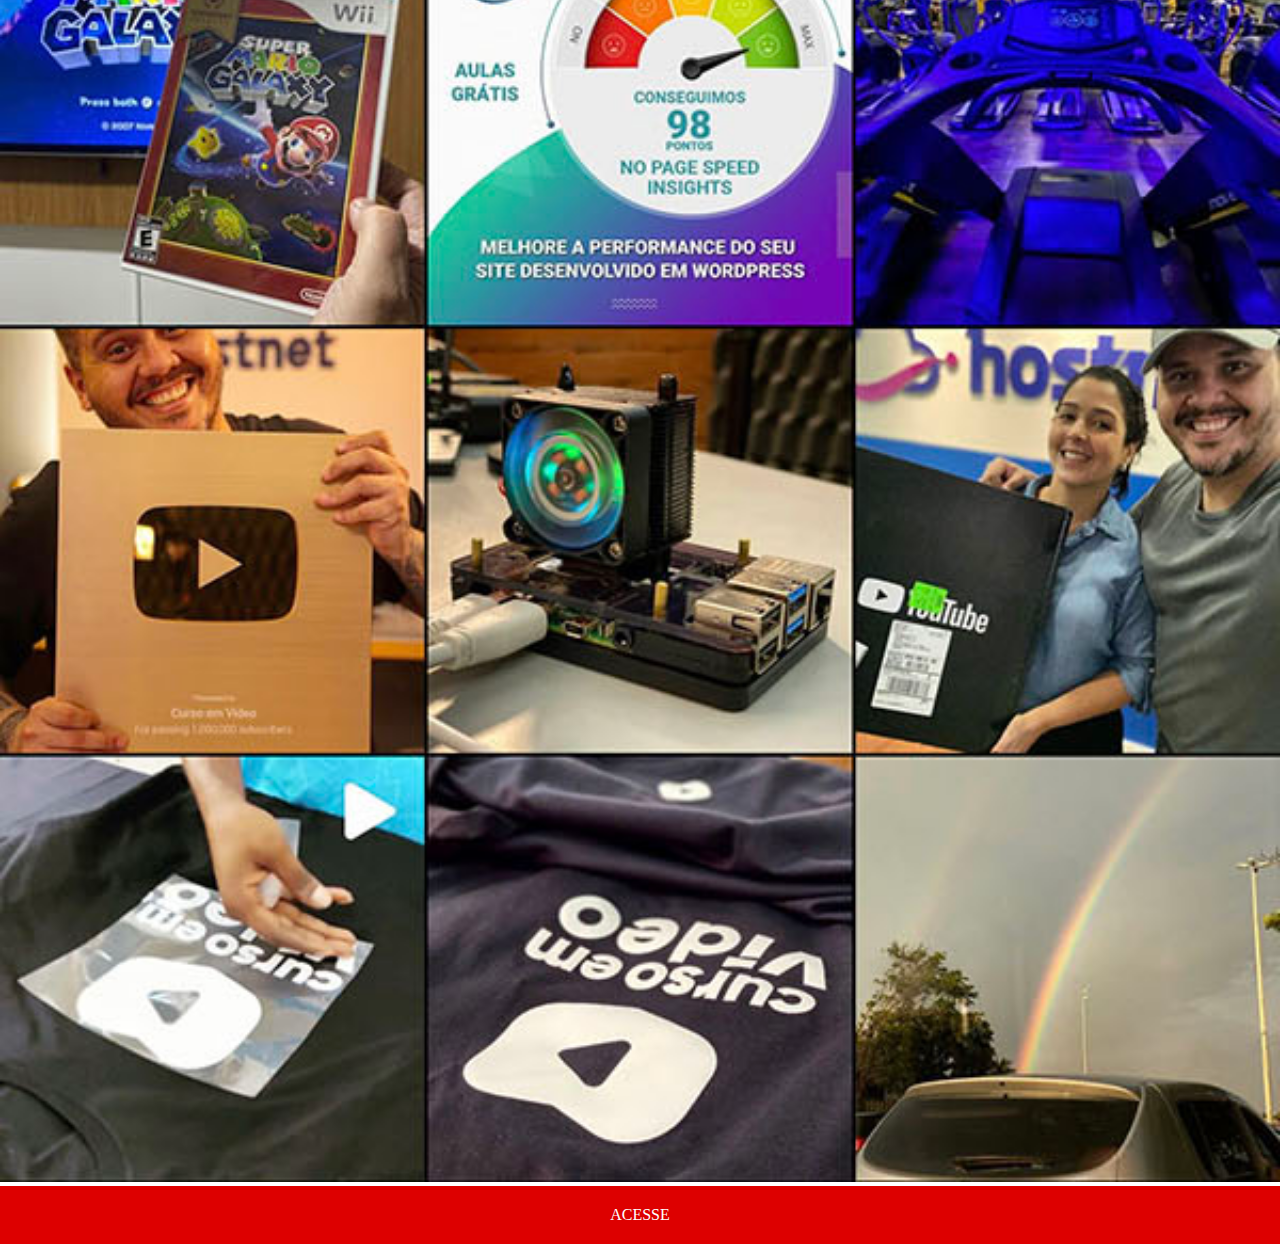
<file: instagram.html>
<!DOCTYPE html>
<html lang="pt-br">
<head>
   <meta charset="UTF-8">
   <meta http-equiv="X-UA-Compatible" content="IE=edge">
   <meta name="viewport" content="width=device-width, initial-scale=1.0">
   <link rel="stylesheet" href="estilos/social.css">
   <title>Github</title>
</head>
<body>
   <body>
      <img src="imagens/tela-instagram.jpg" alt="instagram">
      <a href="https://www.instagram.com/cursoemvideo/?hl=pt-br" target="_blank">ACESSE</a>
   </body>
</body>
</html>
</file>
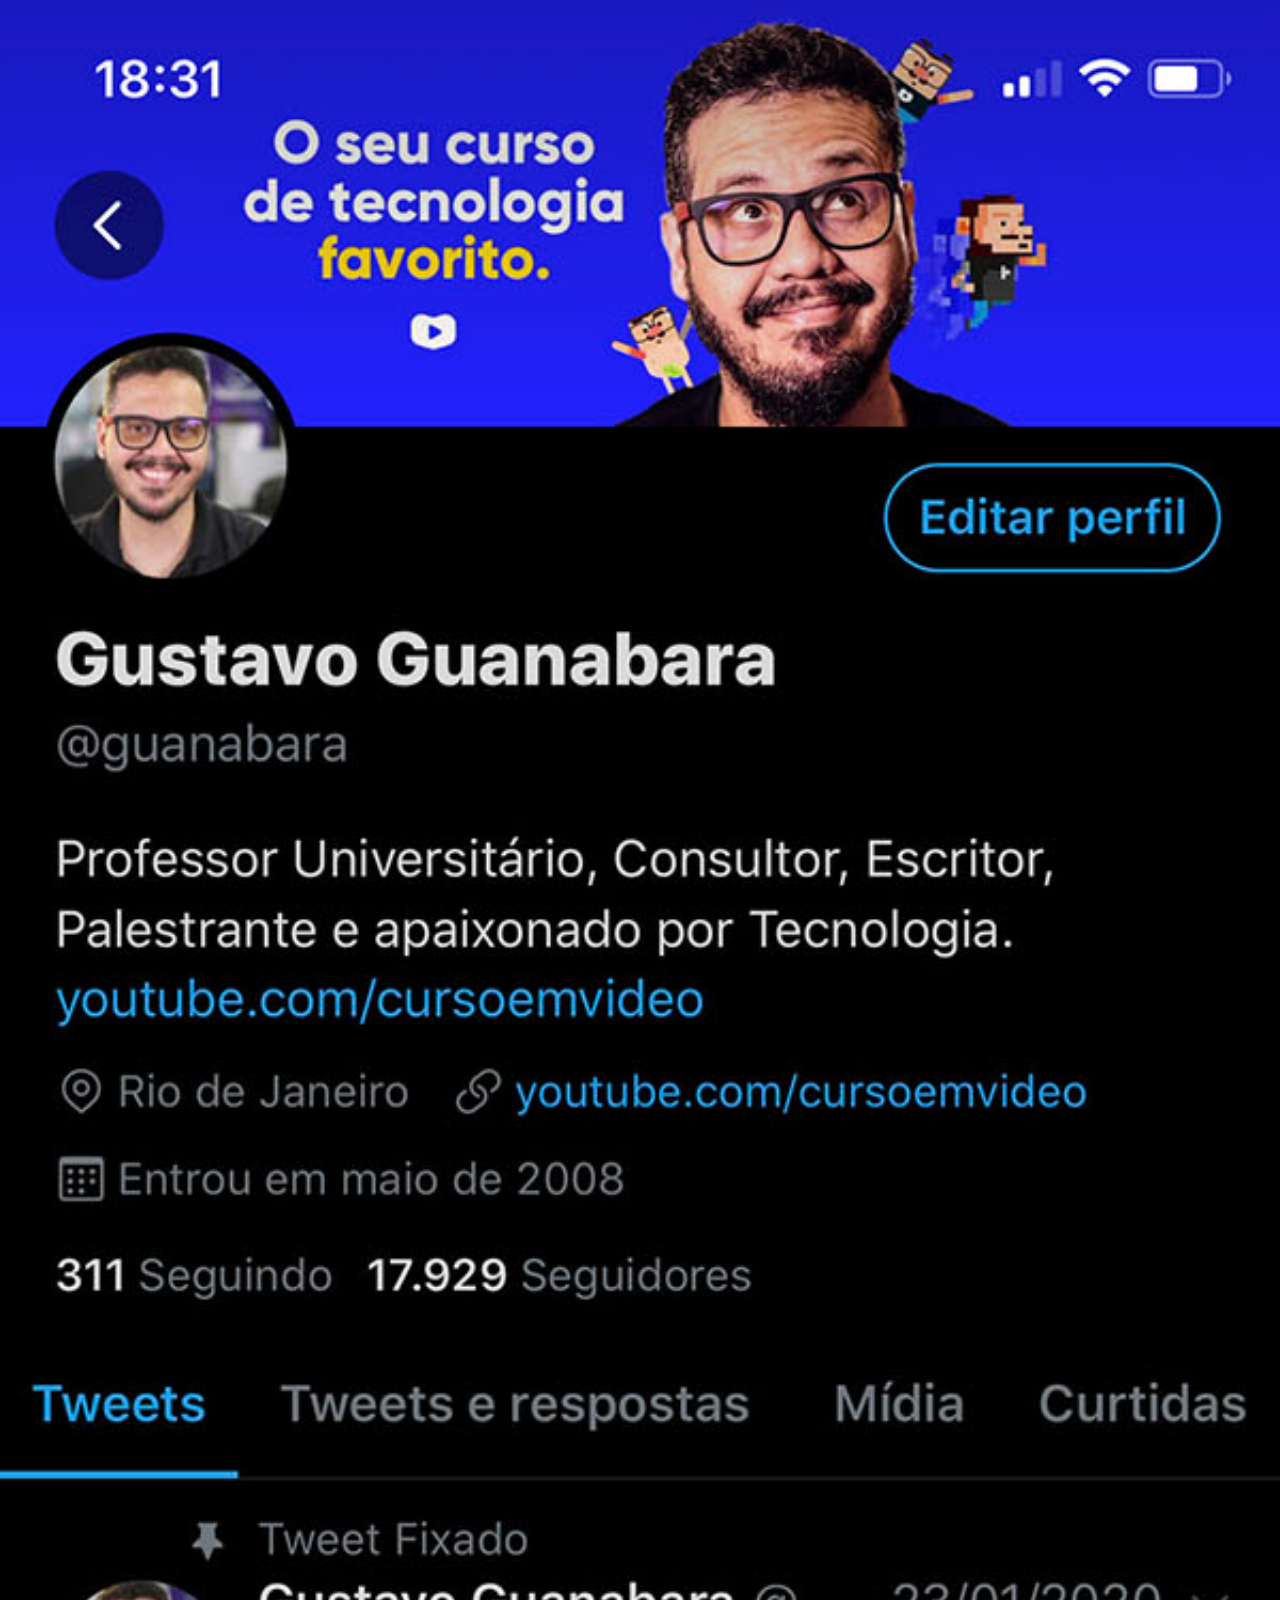
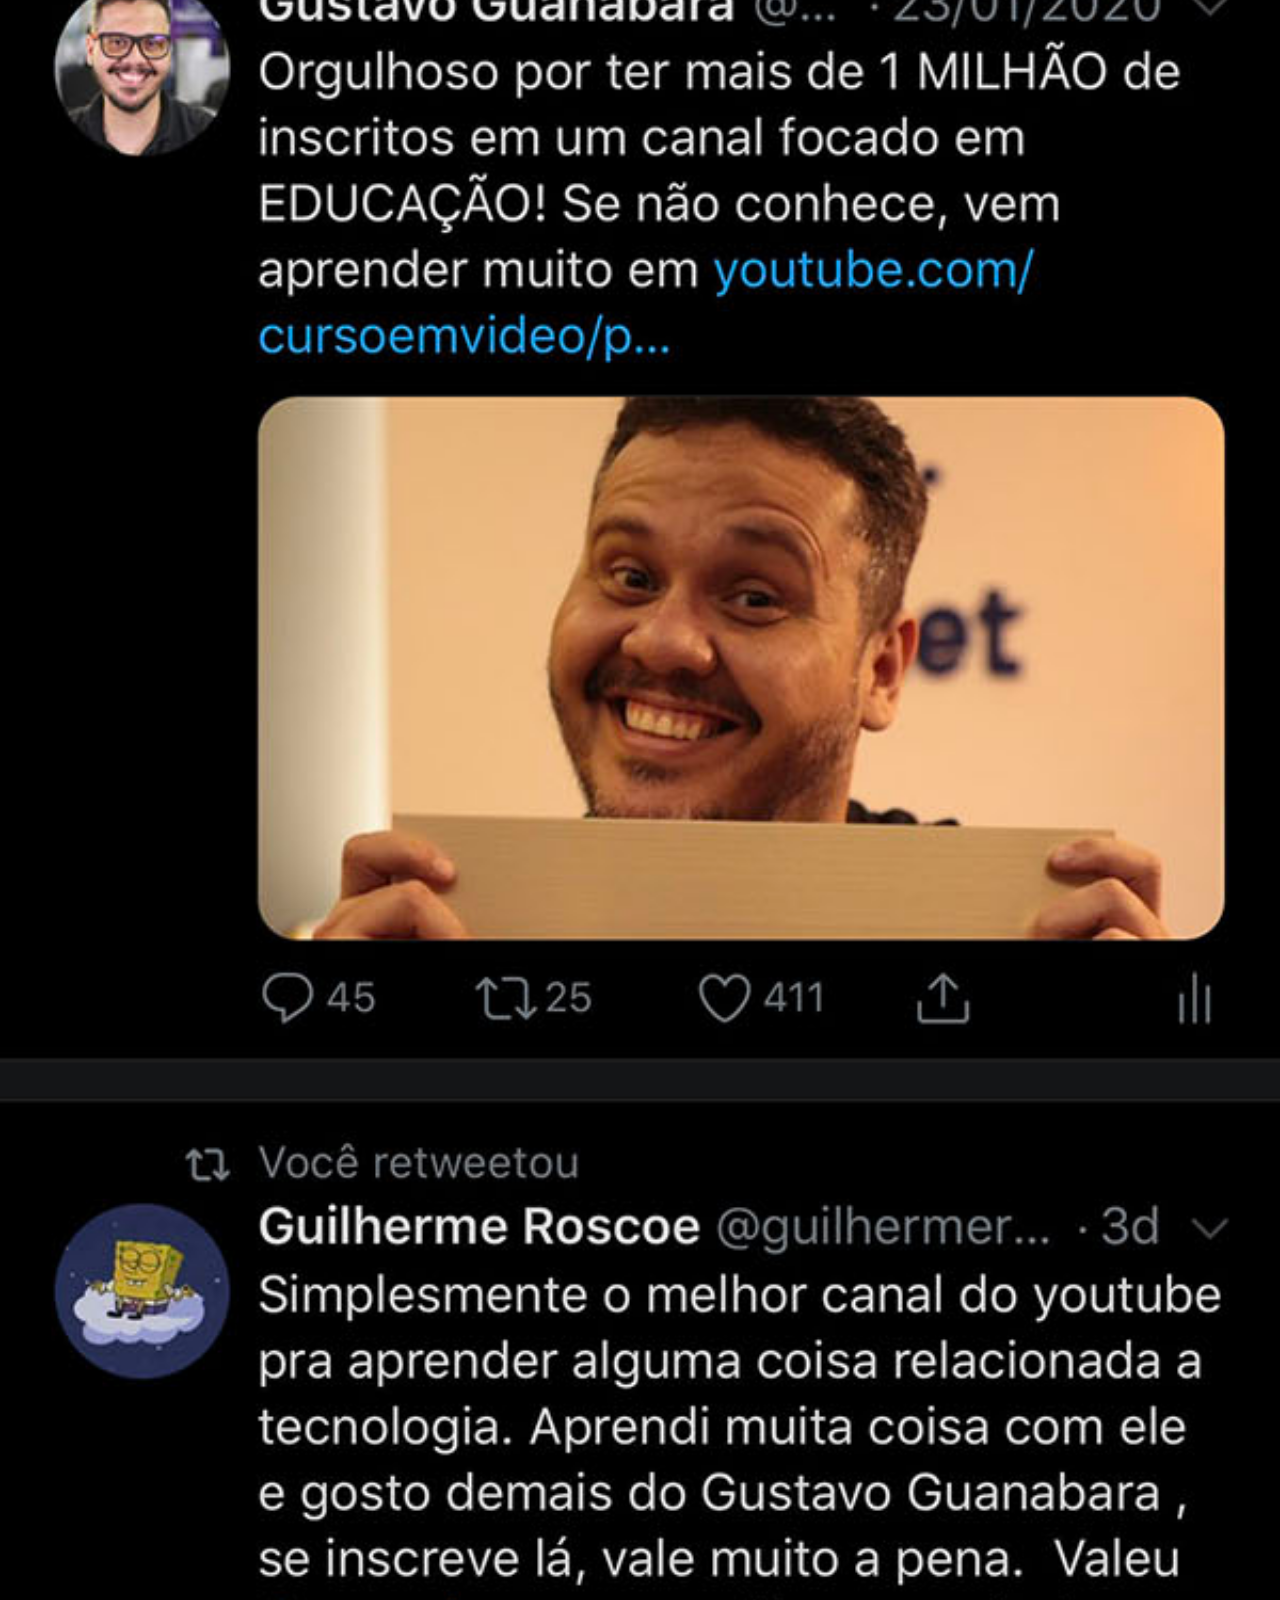
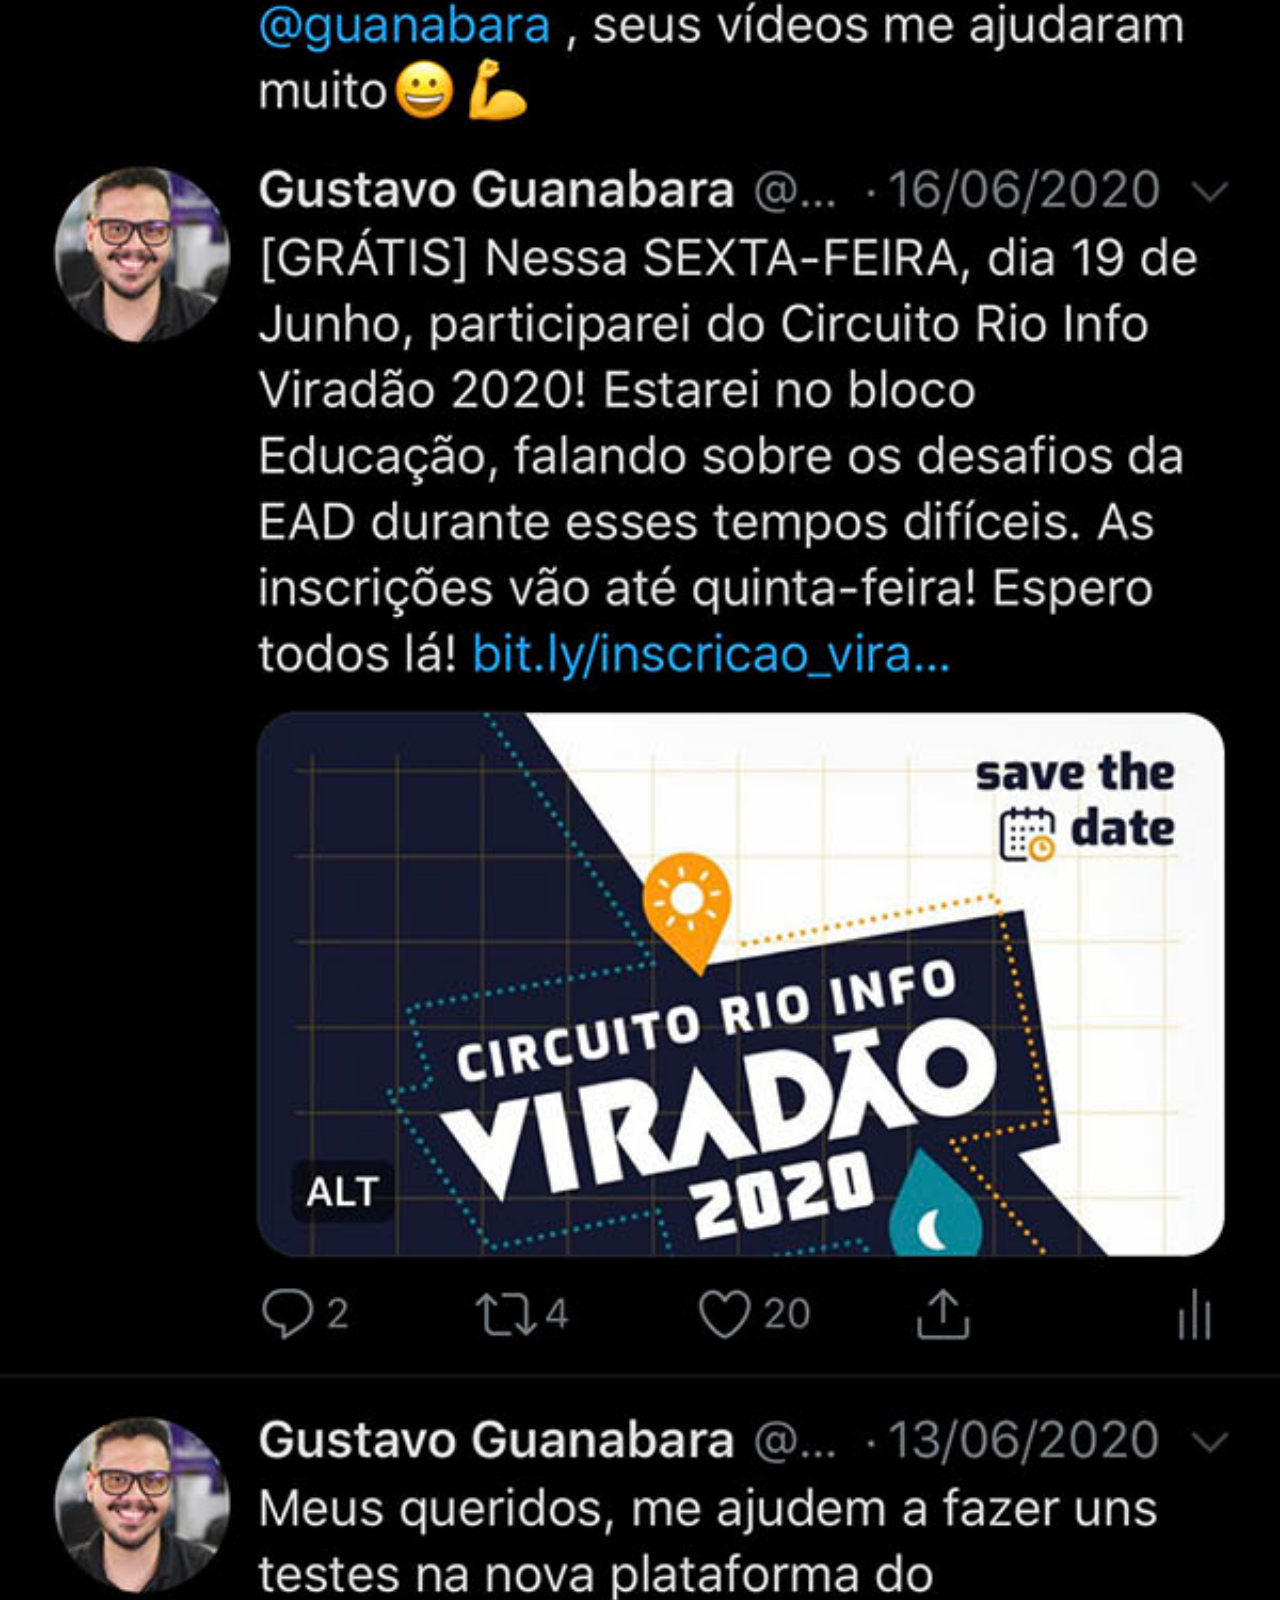
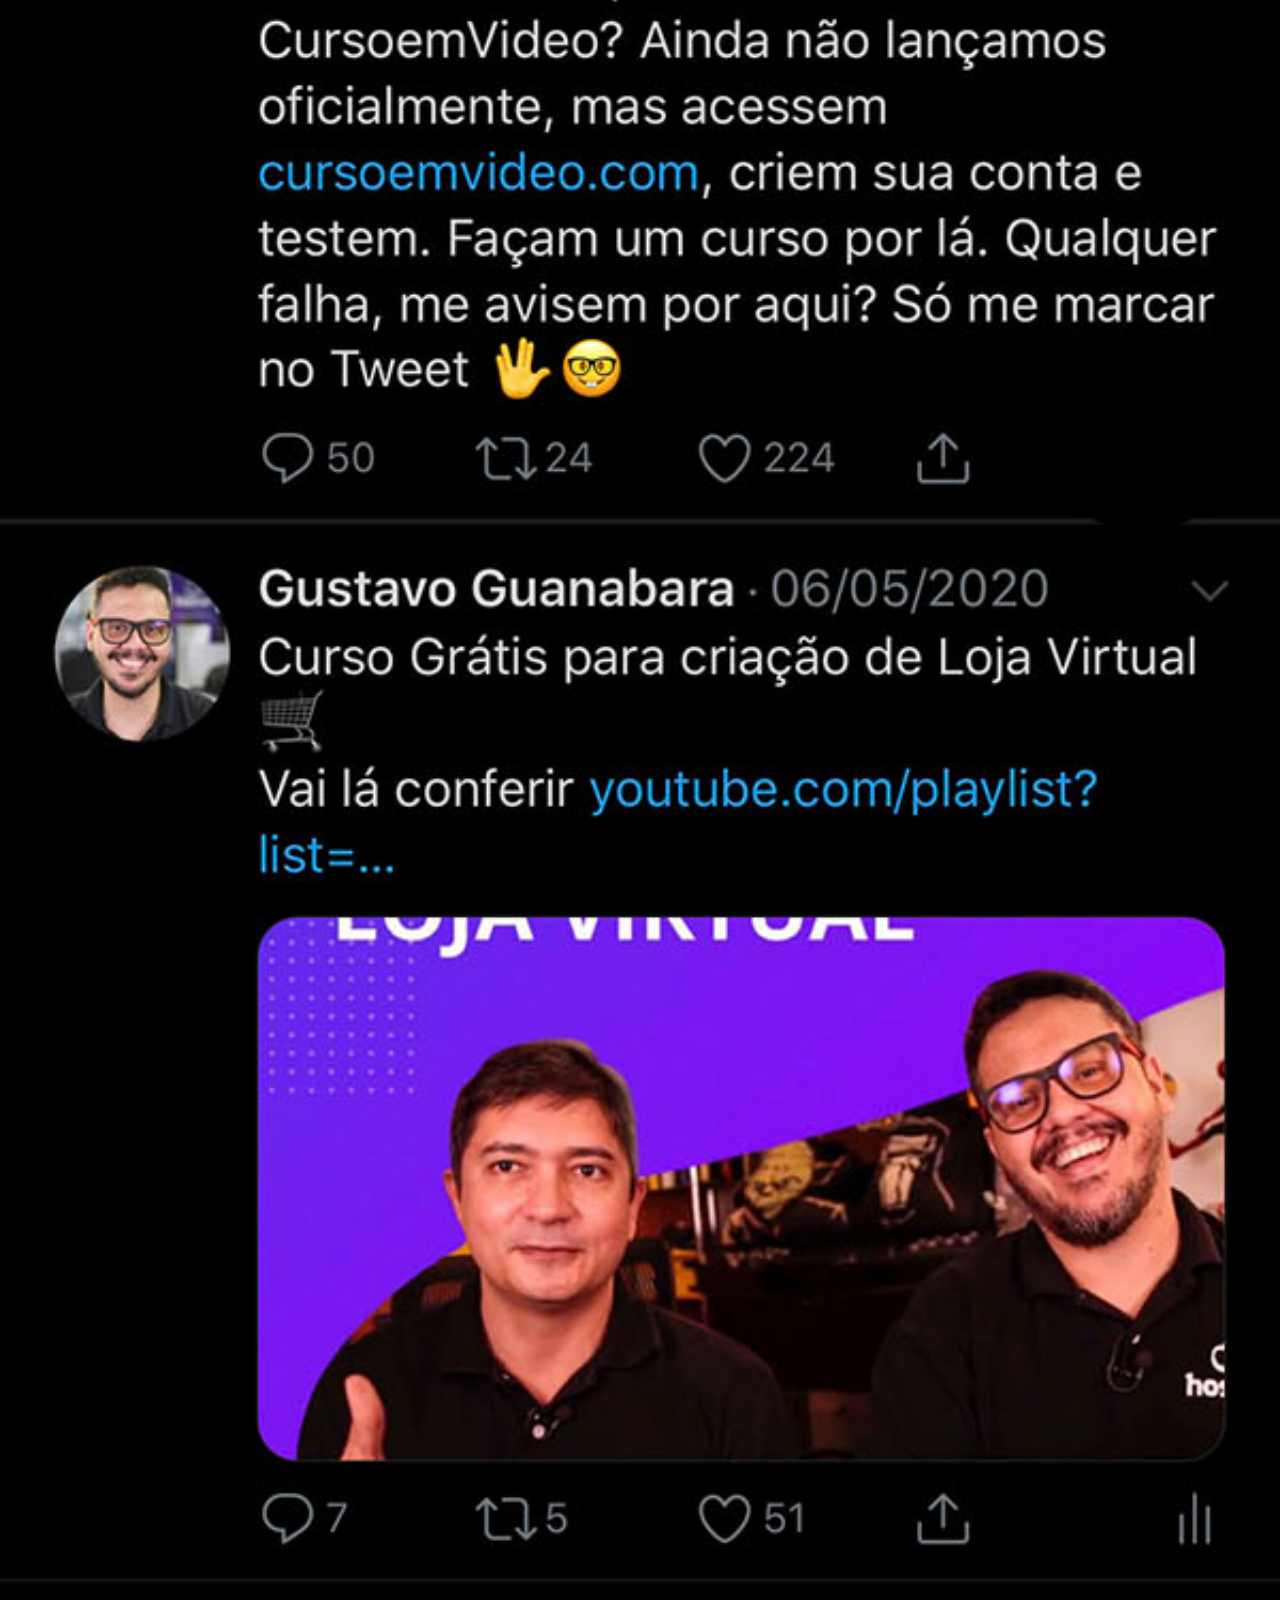
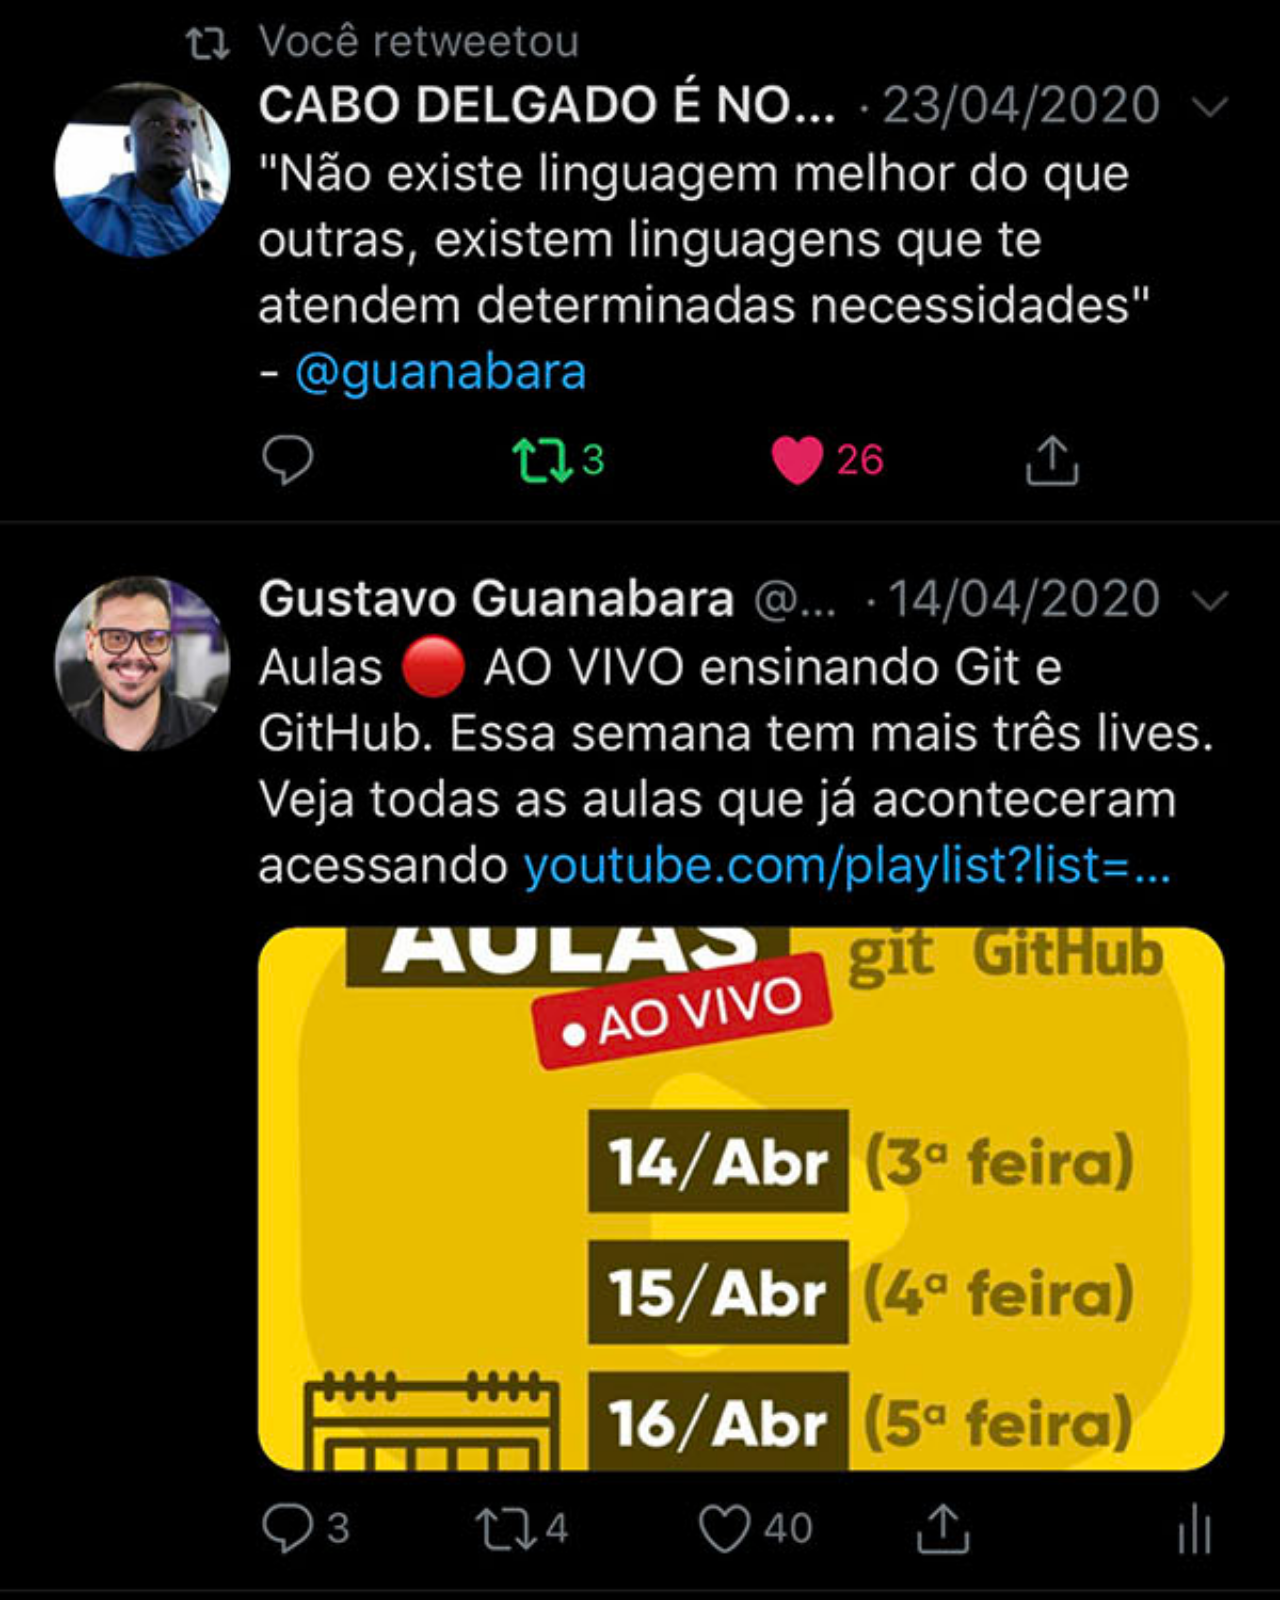
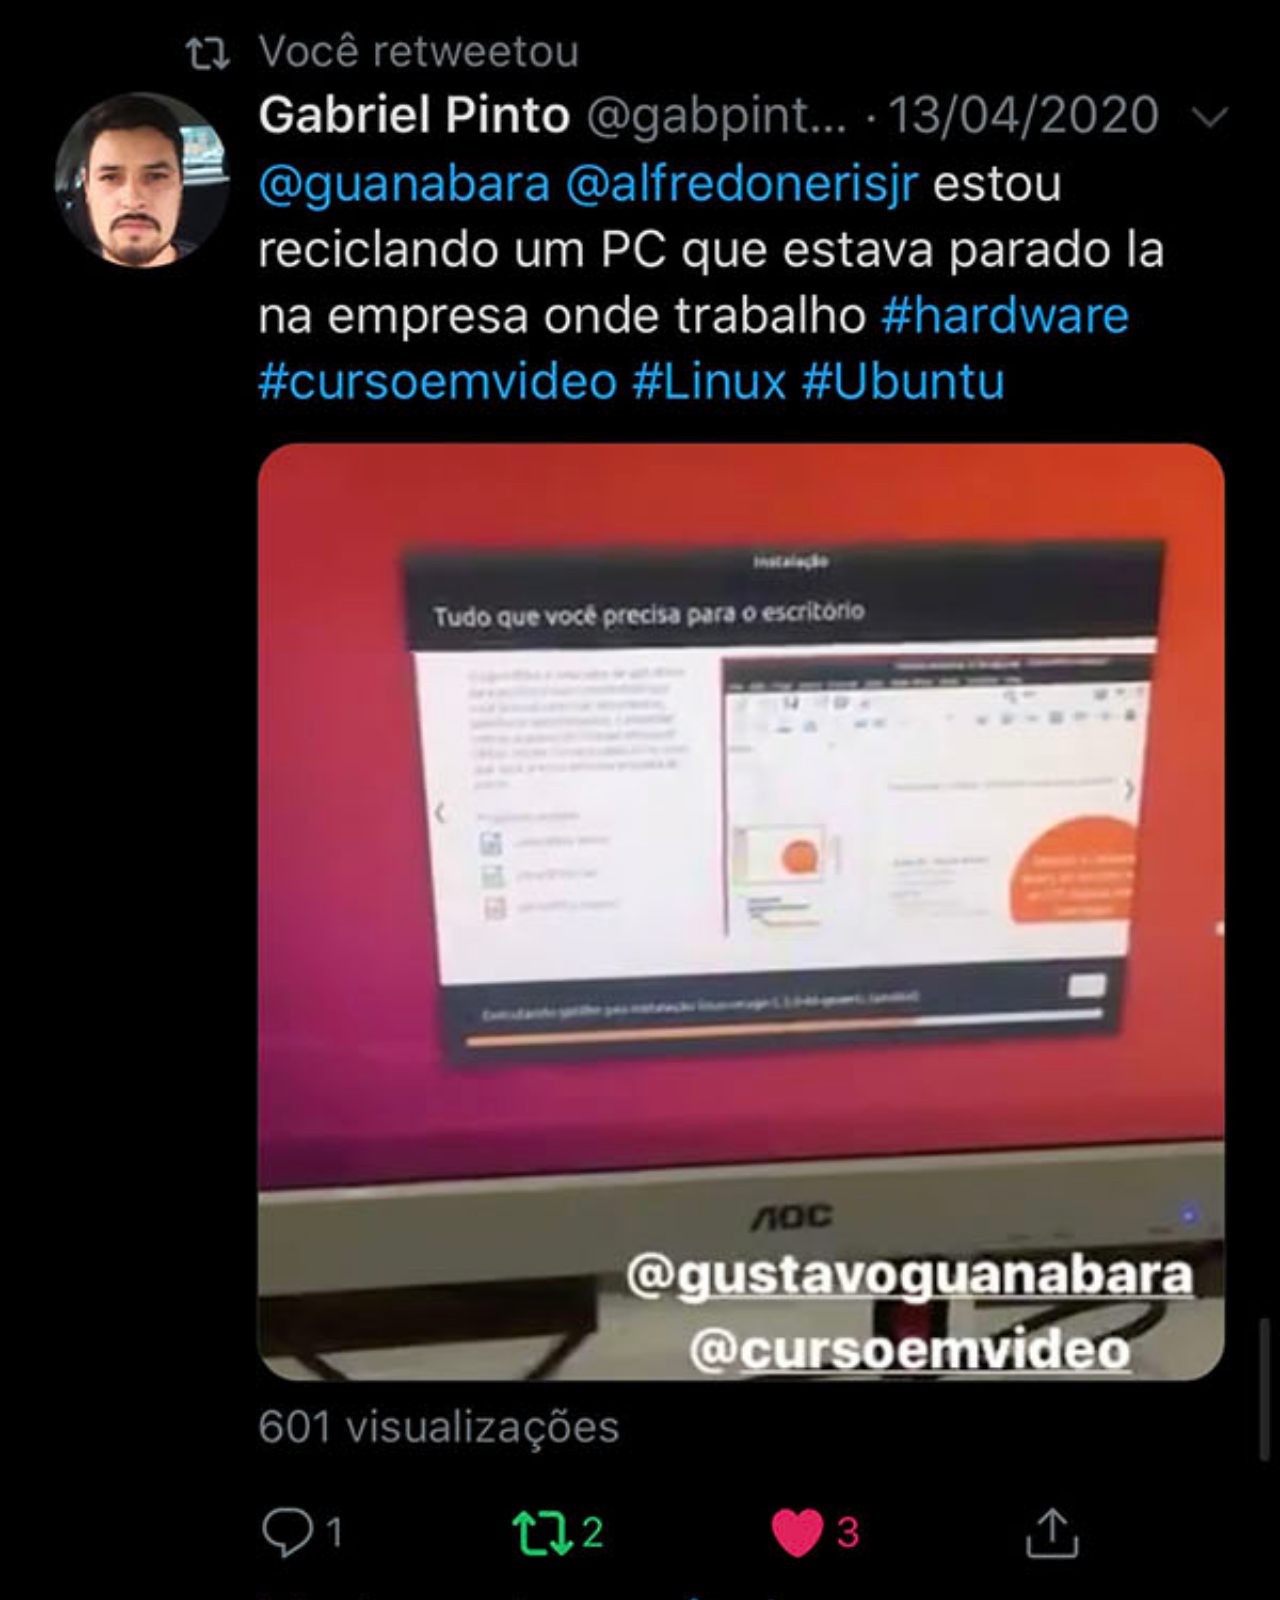
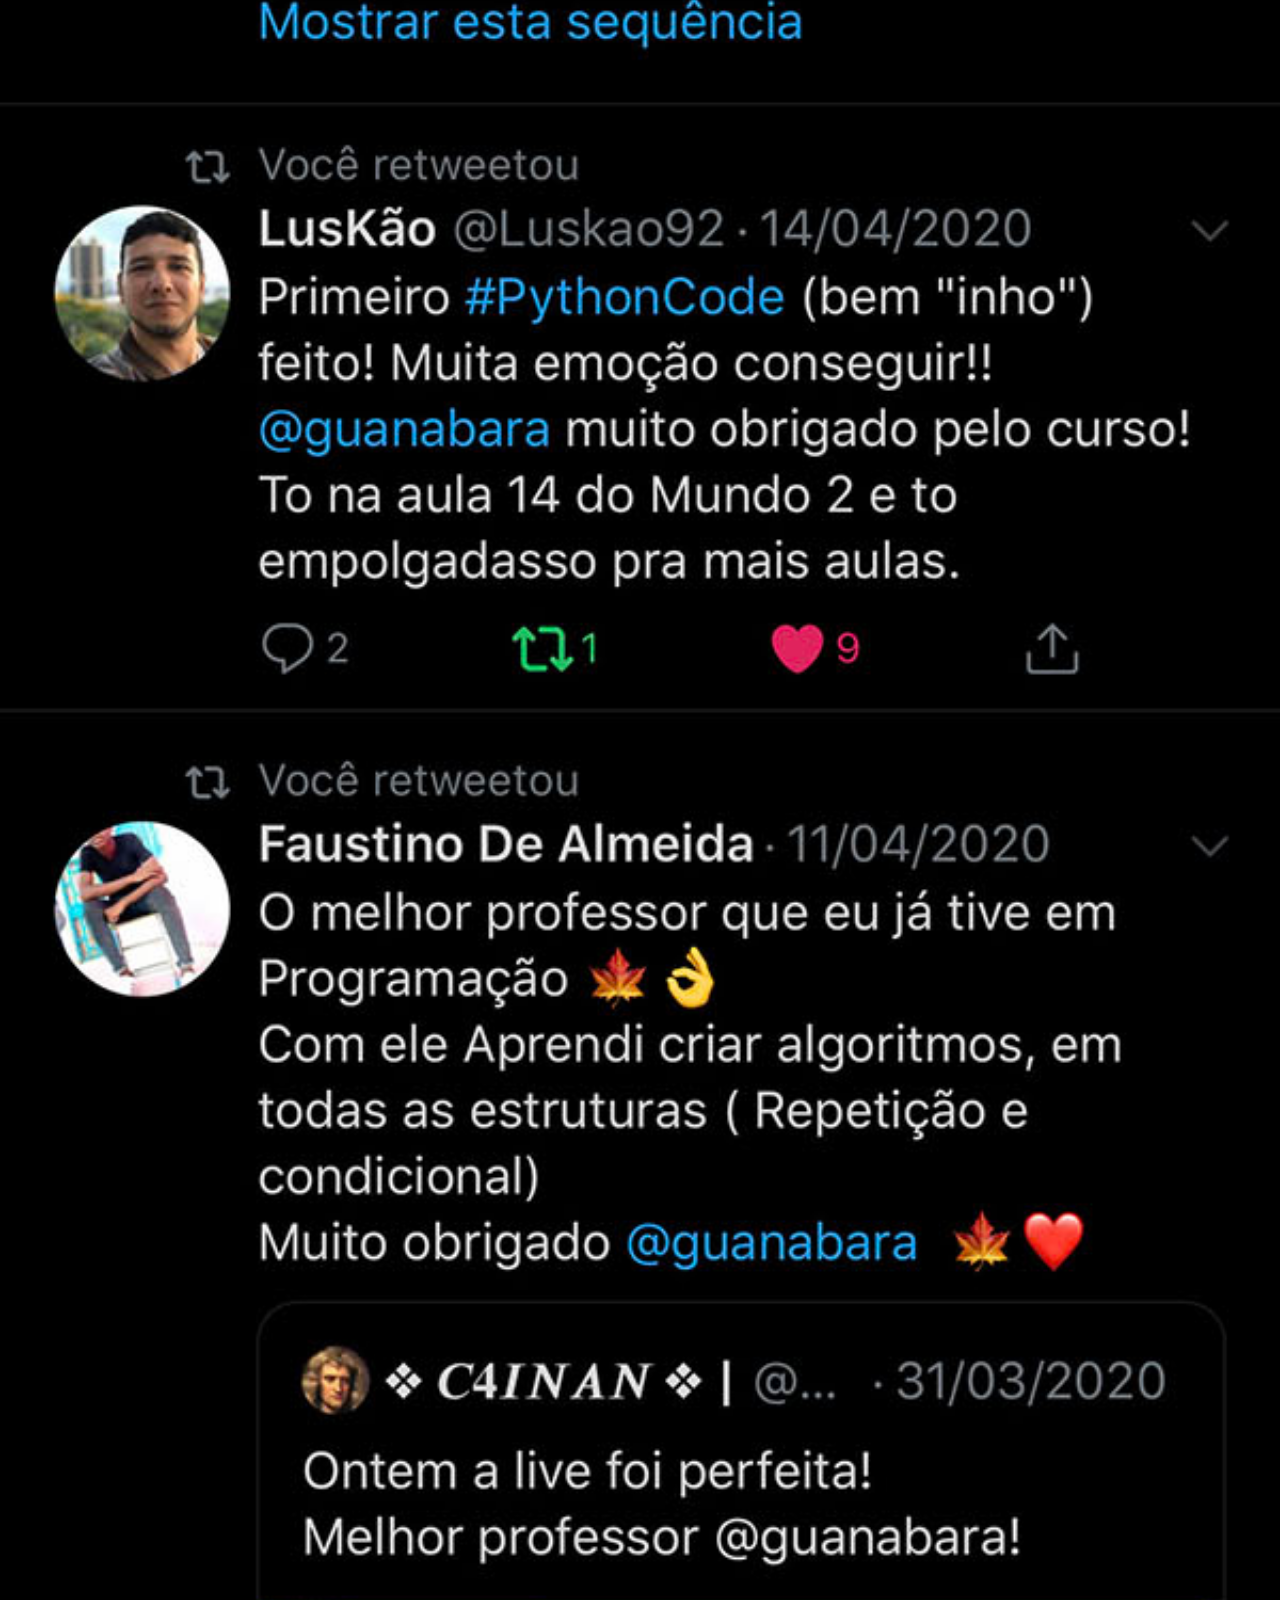
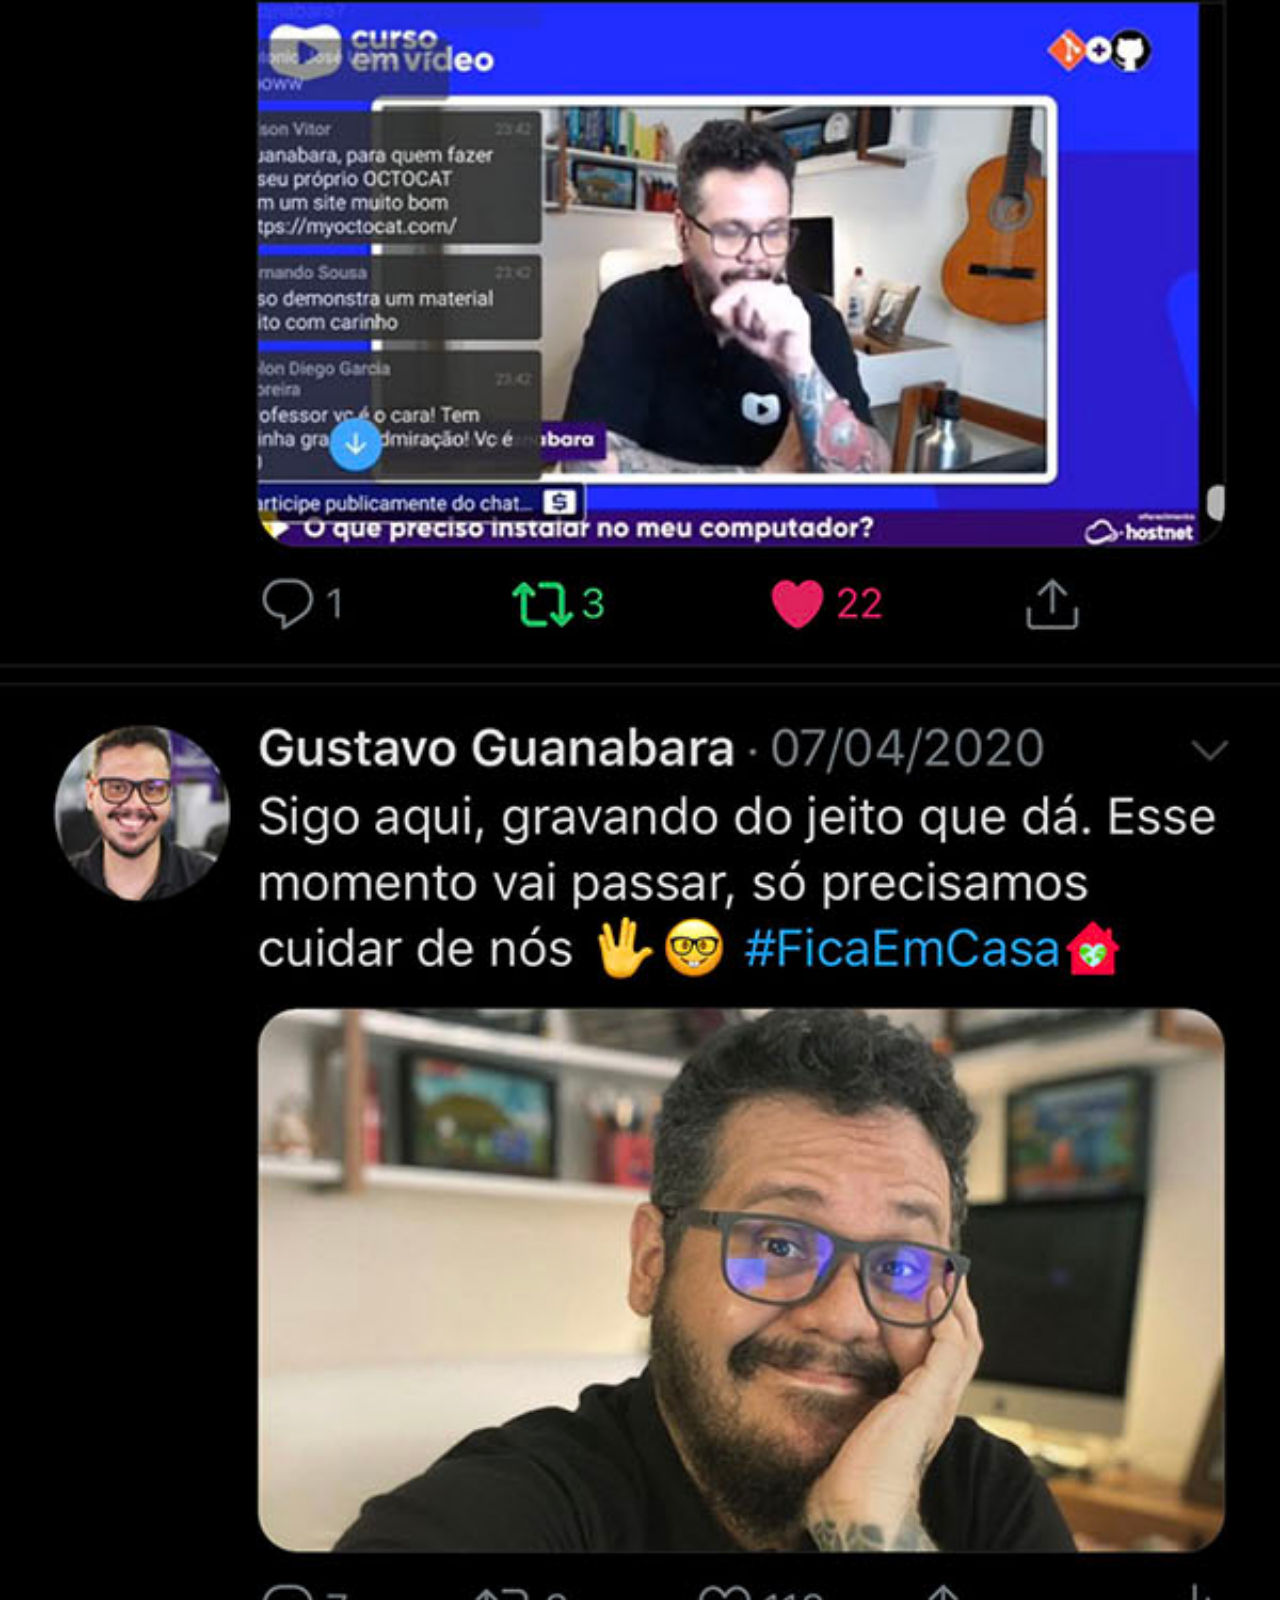
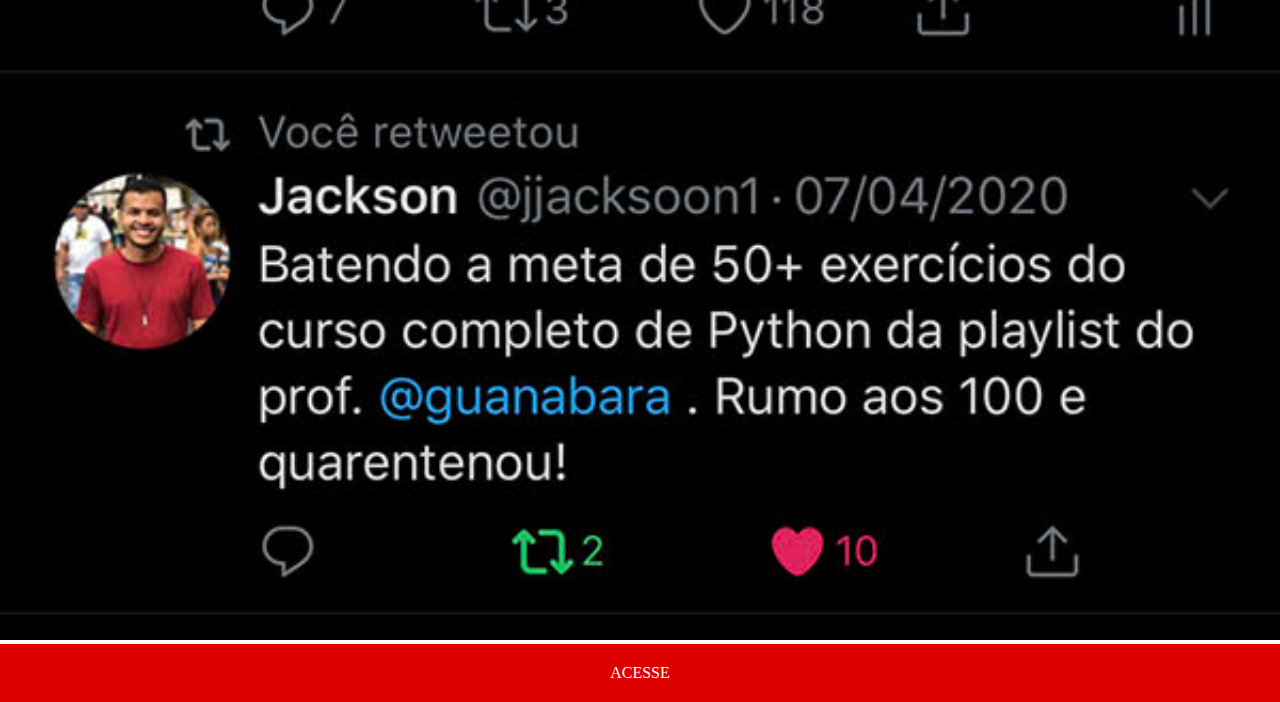
<file: twitter.html>
<!DOCTYPE html>
<html lang="pt-br">
<head>
   <meta charset="UTF-8">
   <meta http-equiv="X-UA-Compatible" content="IE=edge">
   <meta name="viewport" content="width=device-width, initial-scale=1.0">
   <link rel="stylesheet" href="estilos/social.css">
   <title>Github</title>
</head>
<body>
   <body>
      <img src="imagens/tela-twitter.jpg" alt="twitter">
      <a href="https://twitter.com/guanabara?lang=en" target="_blank">ACESSE</a>
   </body>
</body>
</html>
</file>
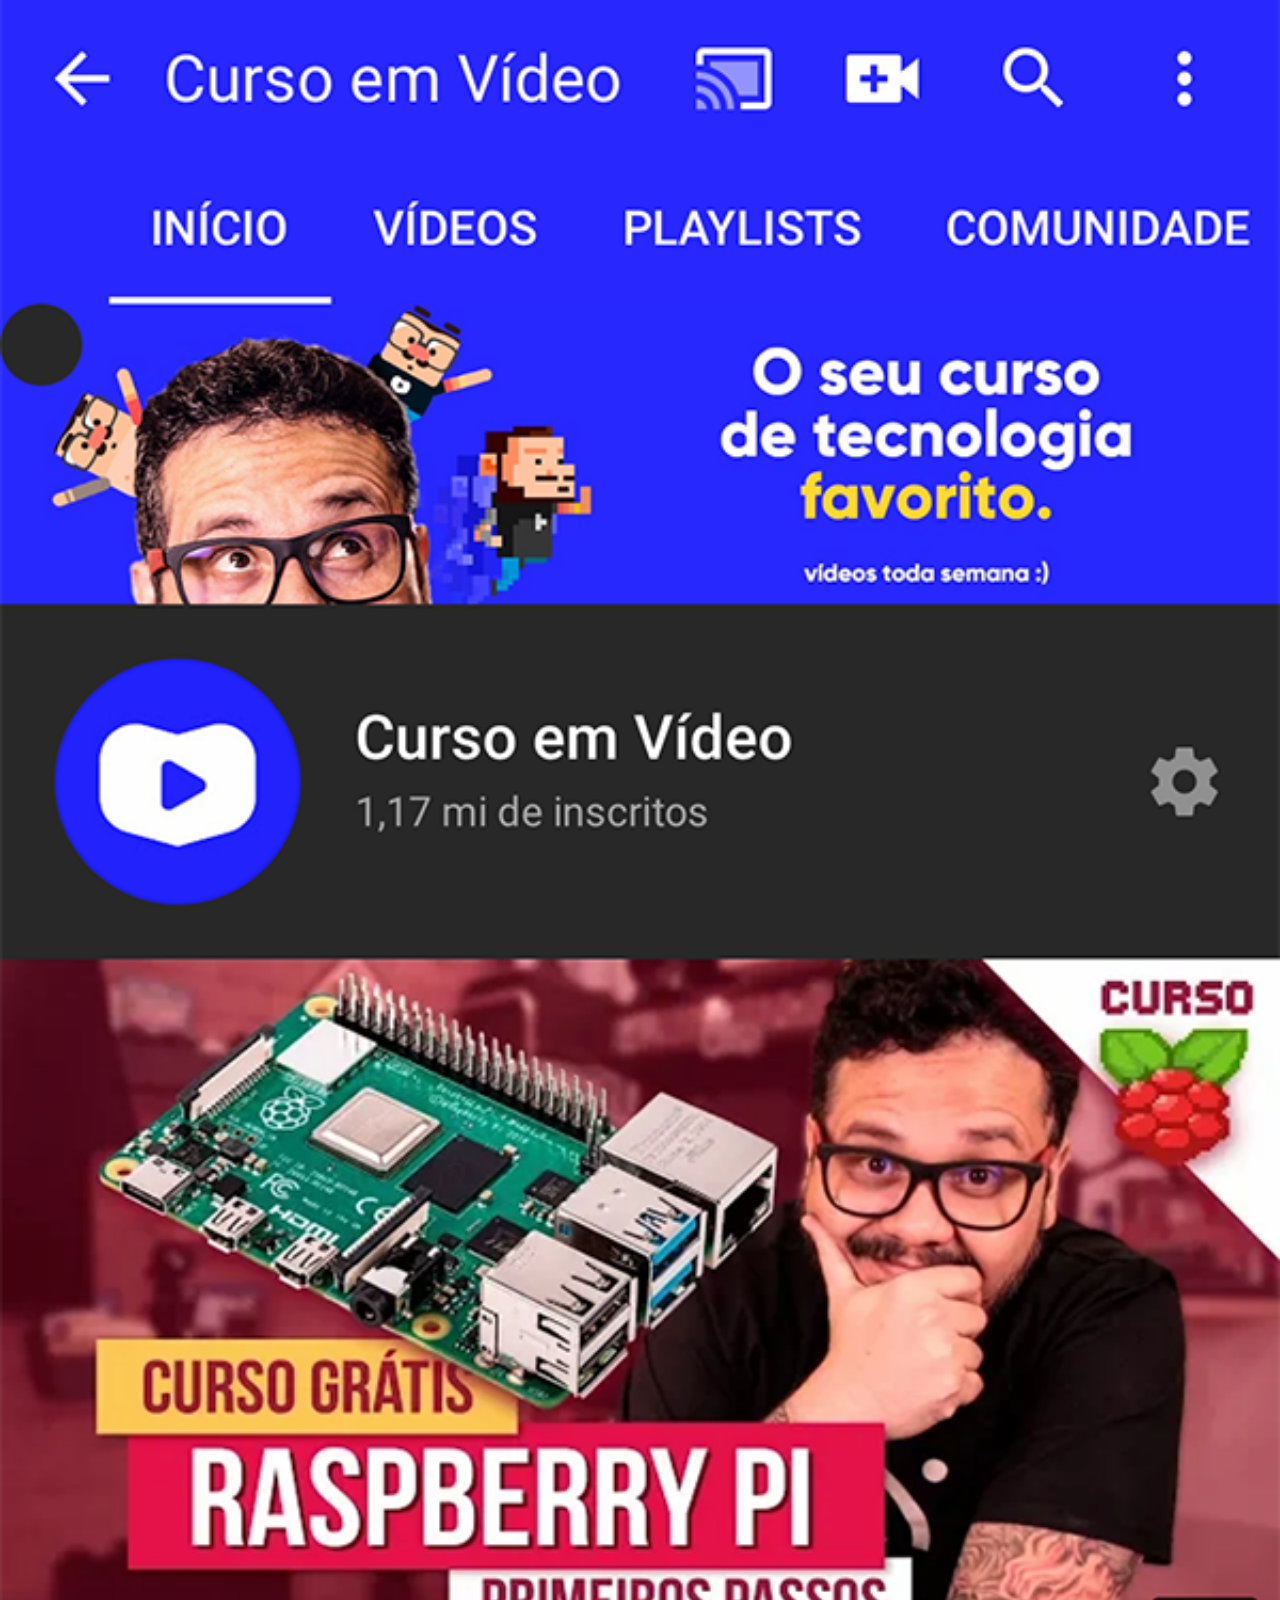
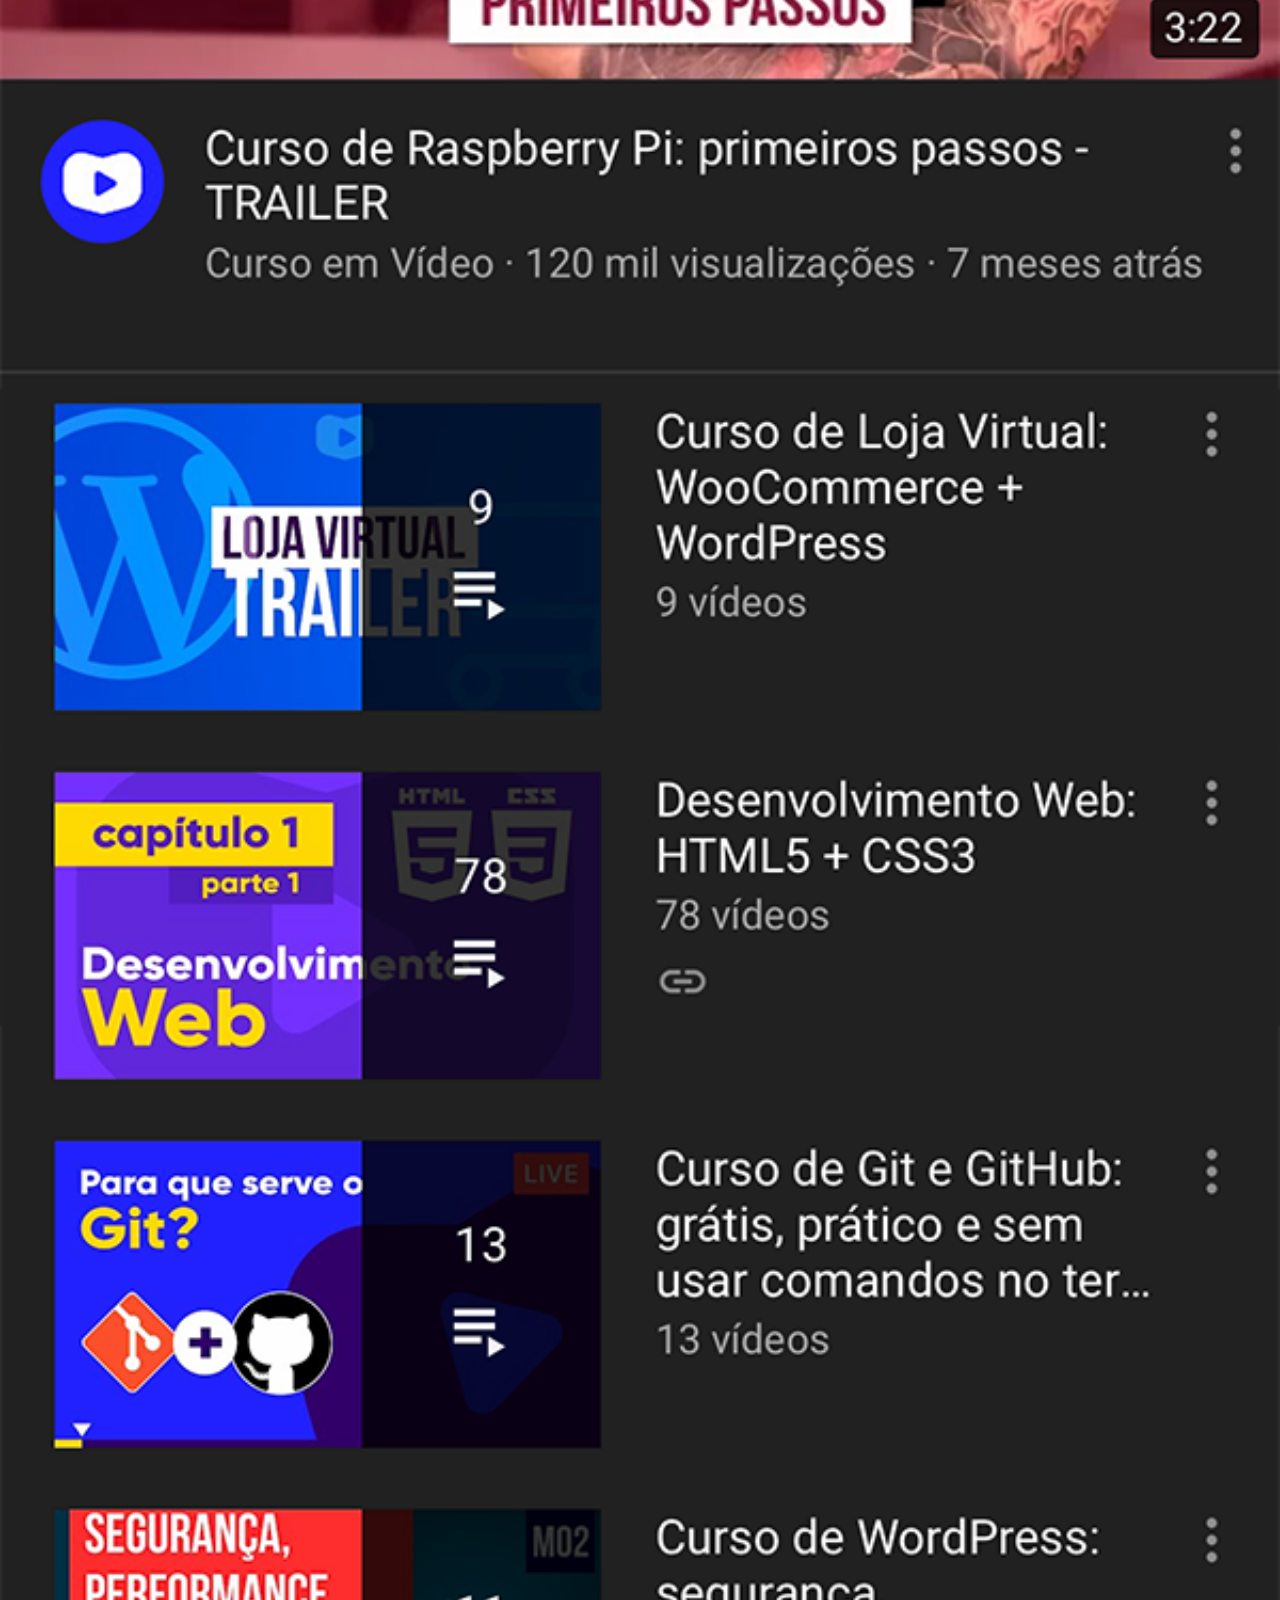
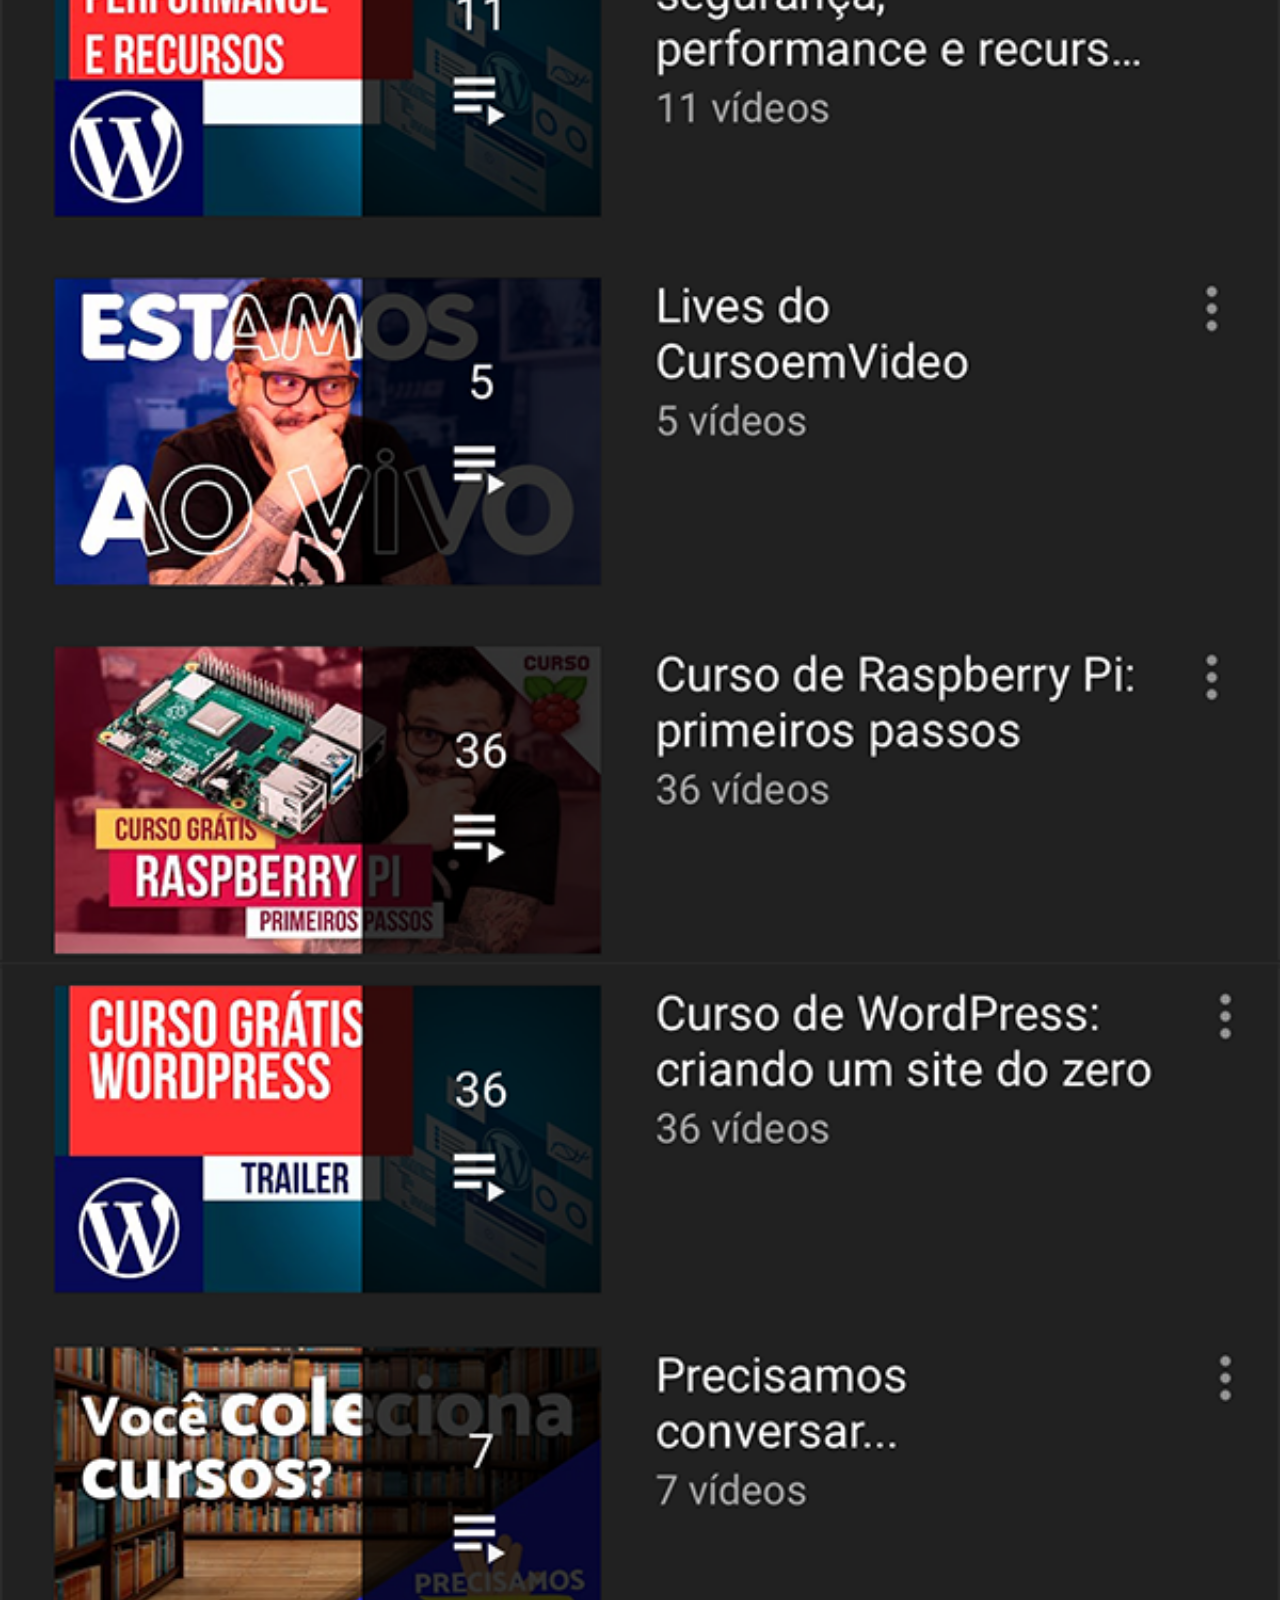
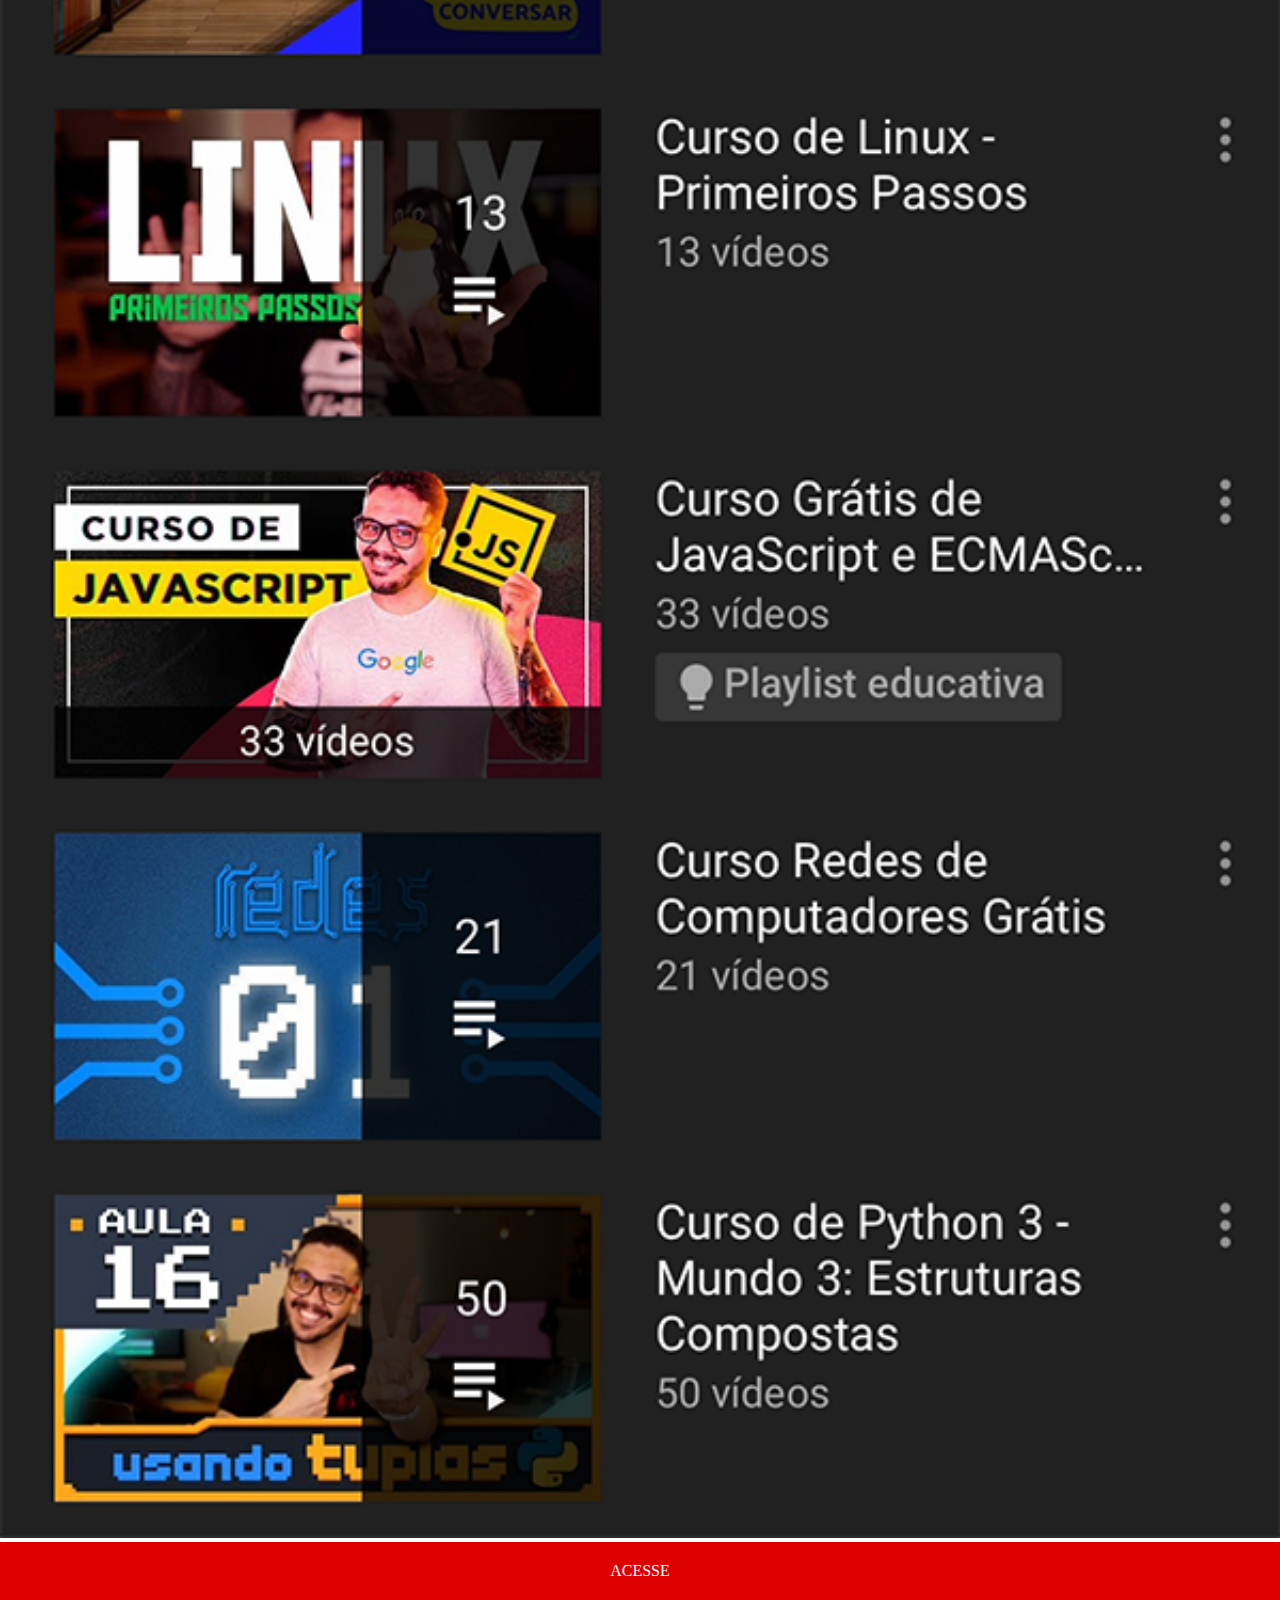
<file: youtube.html>
<!DOCTYPE html>
<html lang="pt-br">
<head>
   <meta charset="UTF-8">
   <meta http-equiv="X-UA-Compatible" content="IE=edge">
   <meta name="viewport" content="width=device-width, initial-scale=1.0">
   <link rel="stylesheet" href="estilos/social.css">
   <title>Youtube</title>
</head>
<body>
   <img src="imagens/tela-youtube.png" alt="youtube">
   <a href="https://www.youtube.com/c/CursoemV%C3%ADdeo" target="_blank">ACESSE</a>
</body>

</html>
</file>
<file: estilos/style.css>
@charset "UTF-8";

* {
   margin: 0px;
   padding: 0px;
   font-family: Arial, Helvetica, sans-serif;
}

html, body {
   height: 100vh;
   width: 100vw;
}

main {
   position: relative;
   height: 100vh;
   background-image: url(../imagens/fundo-madeira.jpg);
   background-position: center;
   background-size: cover;
}

#telefone {
   position: absolute;
   top: 50%;
   left: 50%;
   transform: translate(-50%, -50%);
   
   height: 627px;
   width: 311px;
   background-image: url(../imagens/frame-iphone.png);
   background-position: center;
   background-repeat: no-repeat;
}

#tela {
   position: relative;
   top: 80px;
   left: 22px;
   width: 267px;
   height: 471px;
}

a > img {
   width: 50px;
   margin: 10px;
   border-radius: 50%;
   box-shadow: 0 5px 5px 2px rgba(0, 0, 0, 0.5);
   
}

a > img:hover {
   border: 2px solid white;
   box-sizing: border-box;
   animation: flutuar 400ms infinite alternate;
   /* animation-timing-function: cubic-bezier(0.05, 0.1, 0.05, 0.1); */
}

/* transform: skewX(60deg); */

@keyframes flutuar {
   0% {
      transform: translate(0px, 0px);
      box-shadow: 0 5px 5px 2px rgba(0, 0, 0, 0.5);
   }
   100% {
      transform: translate(0px, -3px);
      box-shadow: 0 5px 10px 5px rgba(0, 0, 0, 0.2);
   }
}

#redesSociais {
   text-align: right;
}
</file>
<file: estilos/social.css>
@charset "UTF-8";

* {
   margin: 0px;
   padding: 0px;
}

img {
   width: calc(100vw - 10px);
   width: 100vw;
}

a {
   display: block;
   background-color: #dd0000;
   text-align: center;
   padding: 20px;
   color: white;
   text-decoration: none;
}

::-webkit-scrollbar {
   width: 0px;
}

a:hover {
   animation: glow 700ms infinite alternate;
   animation-timing-function: cubic-bezier(0.5, 0.25, 0.5, 0.75);
}

@keyframes glow {
   from {
      background-color: #dd0000;
   }
   to {
      background-color: rgb(156, 0, 0);
   }
}
</file>
